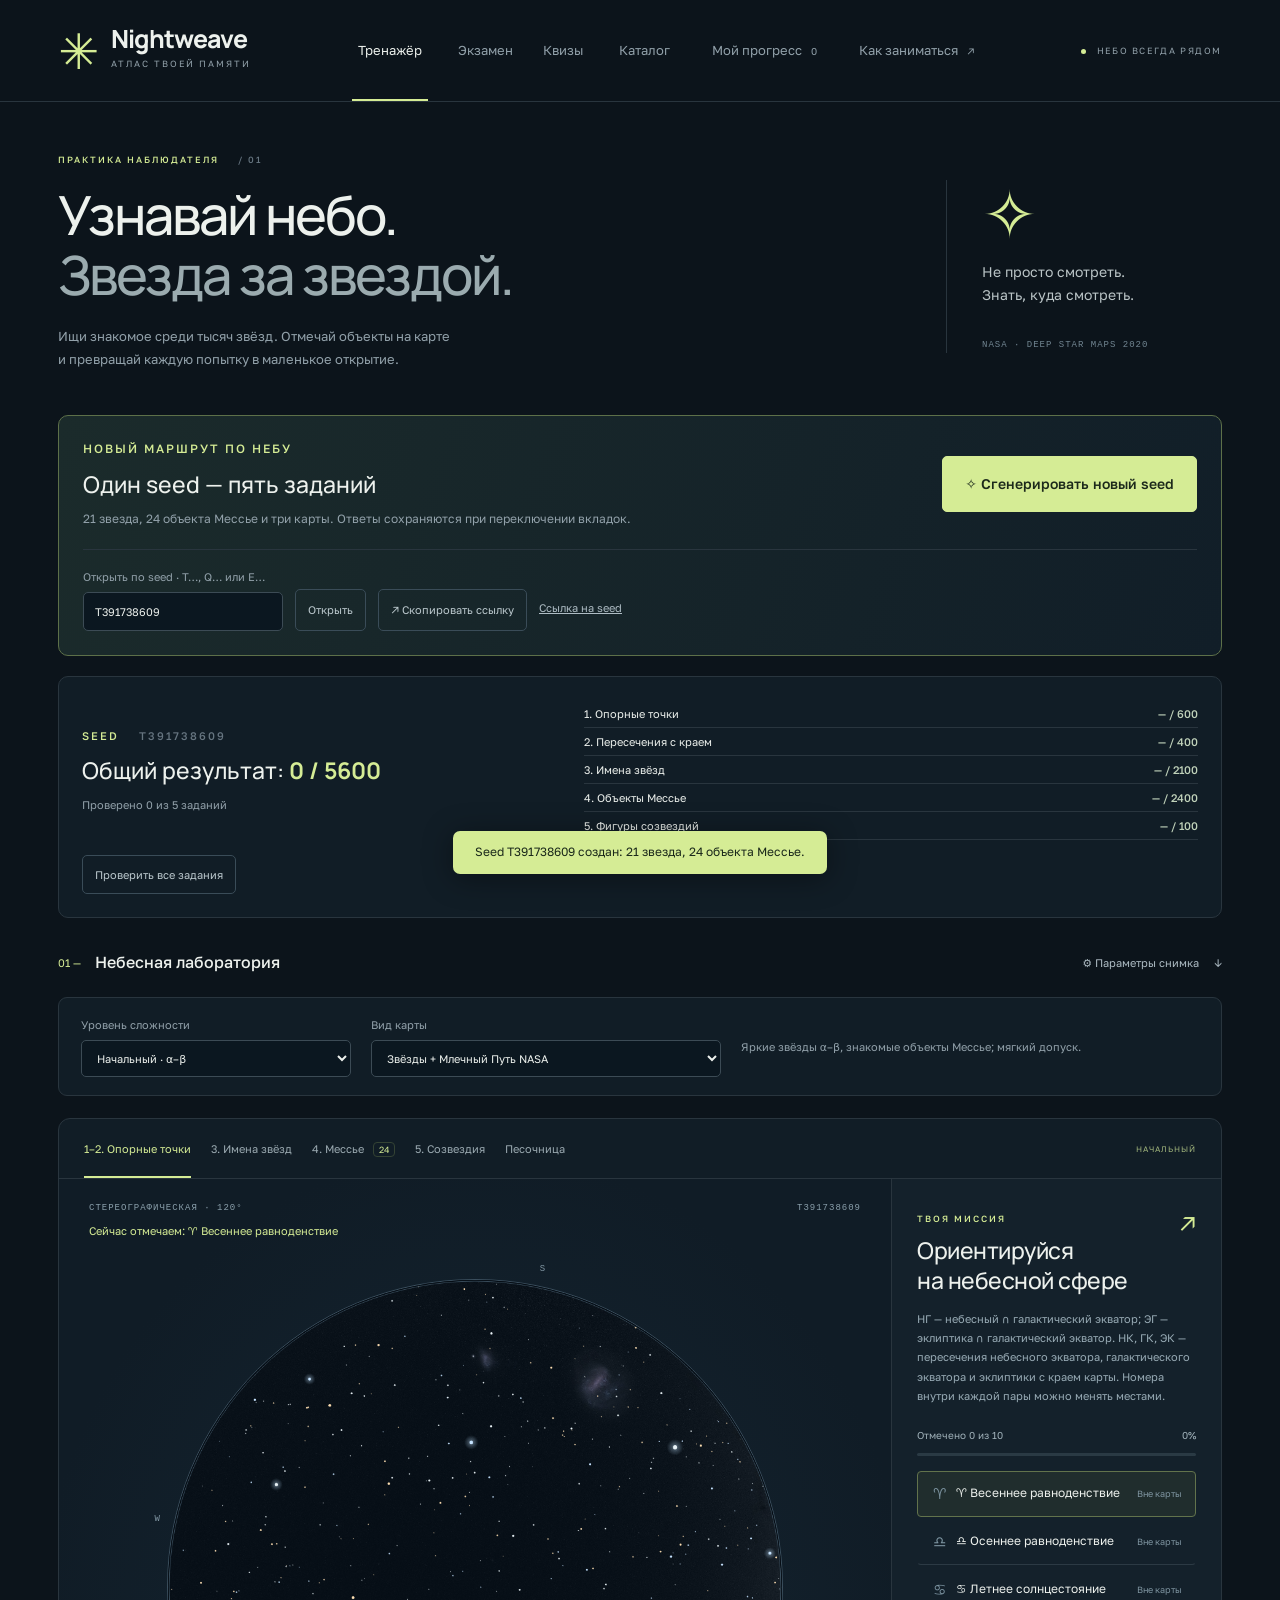
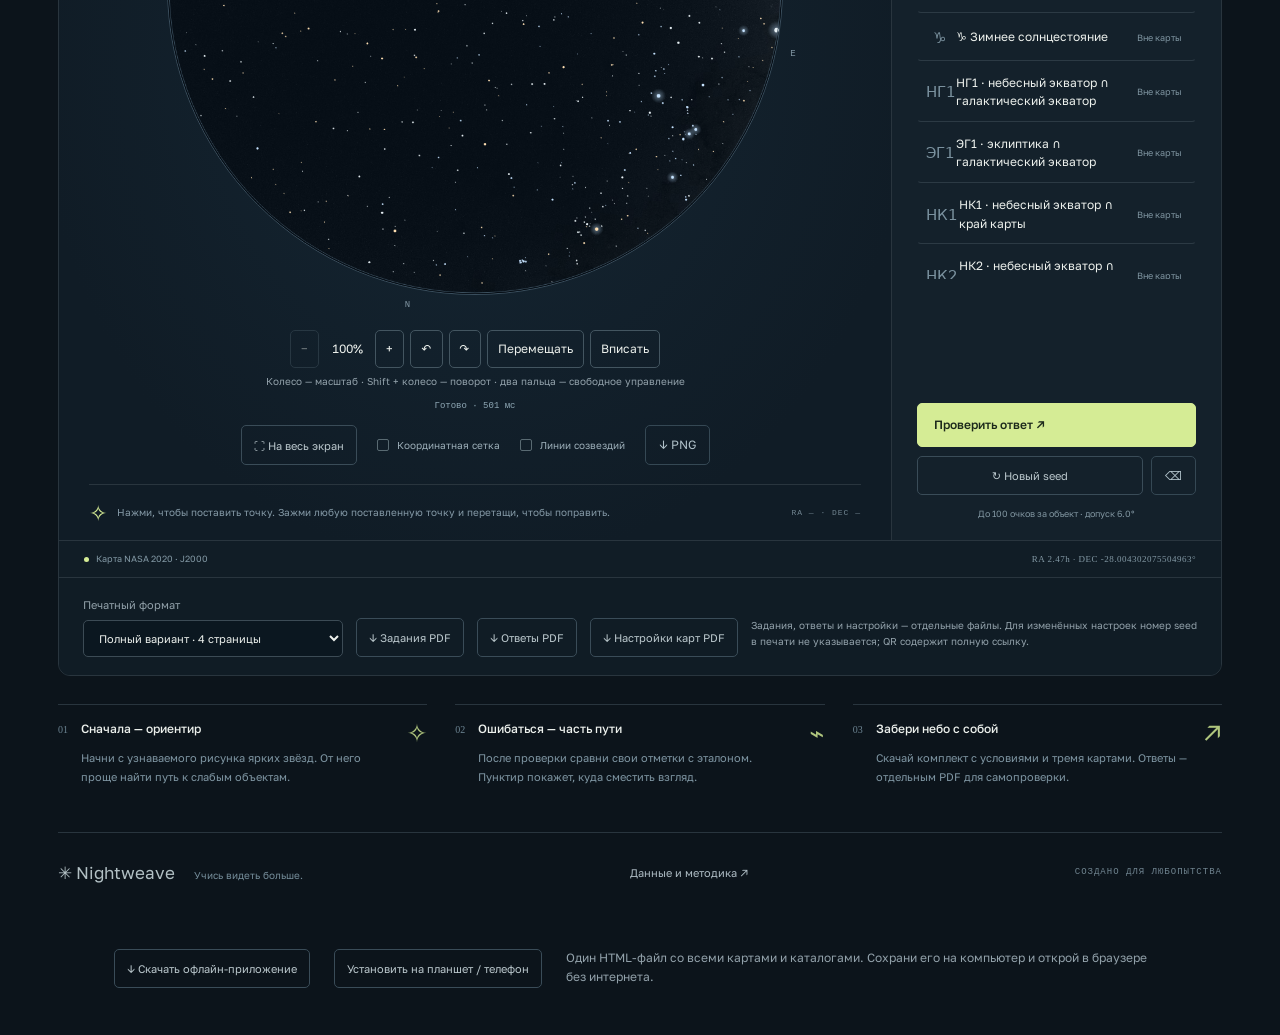
<file: index.html>
<!doctype html>
<html lang="ru">
  <head>
    <meta charset="utf-8" />
    <meta name="viewport" content="width=device-width,initial-scale=1" />
    <meta name="theme-color" content="#0c141b" />
    <meta
      name="description"
      content="Интерактивный тренажёр звёздного неба. Объекты Мессье, звёзды, созвездия и печатные задания на карте NASA 2020."
    />
    <title>Nightweave — изучай небо</title>
    <link rel="stylesheet" href="styles.css?v=14" />
    <script type="module" src="app.js?v=14"></script>
  </head>
  <body>
    <header class="header">
      <a href="./" class="brand" aria-label="Nightweave, главная"
        ><span class="brand-mark">✳</span
        ><span>Nightweave<small>АТЛАС ТВОЕЙ ПАМЯТИ</small></span></a
      >
      <nav aria-label="Навигация">
        <button class="nav active" id="practice-nav">Тренажёр</button
        ><a class="nav" href="exam.html">Экзамен</a
        ><a class="nav" href="quiz.html">Квизы</a
        ><button class="nav" id="catalog-nav">Каталог</button
        ><button class="nav" id="history-nav">
          Мой прогресс <span id="history-count">0</span></button
        ><button class="nav" id="help-nav">
          Как заниматься <span>↗</span>
        </button>
      </nav>
      <span class="header-note"><i></i> НЕБО ВСЕГДА РЯДОМ</span>
    </header>
    <main>
      <section class="intro">
        <div>
          <p class="eyebrow">ПРАКТИКА НАБЛЮДАТЕЛЯ <span> / 01</span></p>
          <h1>Узнавай небо.<br /><em>Звезда за звездой.</em></h1>
          <p class="intro-copy">
            Ищи знакомое среди тысяч звёзд. Отмечай объекты на карте<br
              class="desktop"
            />
            и превращай каждую попытку в маленькое открытие.
          </p>
        </div>
        <div class="intro-aside">
          <span class="orbit-symbol">✧</span>
          <p>Не просто смотреть.<br />Знать, куда смотреть.</p>
          <span class="mono">NASA · DEEP STAR MAPS 2020</span>
        </div>
      </section>
      <section class="variant-bar" aria-label="Генератор заданий">
        <div>
          <p class="eyebrow">НОВЫЙ МАРШРУТ ПО НЕБУ</p>
          <h2>Один seed — пять заданий</h2>
          <p>
            21 звезда, 24 объекта Мессье и три карты. Ответы сохраняются при
            переключении вкладок.
          </p>
        </div>
        <button id="generate-variant" class="primary generate-primary">
          ✧ Сгенерировать новый seed
        </button>
        <div class="seed-controls">
          <label
            >Открыть по seed · T…, Q… или E…<input
              id="variant-seed"
              inputmode="text"
              maxlength="14"
              pattern="[TtQqEe]?[0-9]{1,12}"
              value="T684920157" /></label
          ><button id="load-variant" class="secondary">Открыть</button
          ><button id="copy-variant" class="secondary">
            ↗ Скопировать ссылку</button
          ><a id="variant-link" class="subtle" href="?seed=T684920157"
            >Ссылка на seed</a
          >
        </div>
      </section>
      <section id="variant-summary" class="variant-summary" aria-live="polite">
        <div>
          <p class="eyebrow">SEED <span id="variant-number"></span></p>
          <h2>Общий результат: <strong id="variant-total">0</strong></h2>
          <p id="variant-status"></p>
        </div>
        <div id="variant-scores"></div>
        <button id="check-variant" class="secondary">
          Проверить все задания
        </button>
      </section>
      <div class="workspace-heading">
        <div>
          <span class="section-index">01 —</span>
          <h2>Небесная лаборатория</h2>
        </div>
        <button id="settings-toggle" class="subtle" aria-expanded="false">
          ⚙ Параметры снимка <span>↓</span>
        </button>
      </div>
      <section
        id="settings"
        class="settings"
        hidden
        aria-label="Параметры снимка"
      >
        <div class="setting-header">
          <div>
            <h3>Точка наблюдения</h3>
            <p>Параметры применяются при создании нового задания.</p>
          </div>
          <button id="random-view" class="subtle">↻ Случайный участок</button>
        </div>
        <div class="settings-grid">
          <label
            >Система наведения<select id="frame">
              <option value="equatorial">Экваториальная · RA / Dec</option>
              <option value="horizon">Горизонтальная · азимут / высота</option>
            </select></label
          >
          <label hidden
            >Проекция<select id="projection">
              <option value="stereo">Стереографическая</option>
              <option value="equidistant">Равнопромежуточная</option>
              <option value="orthographic">Ортографическая</option>
              <option value="gnomonic">Гномоническая</option>
            </select></label
          >
          <label hidden
            >Поле зрения, °<input
              id="fov"
              type="number"
              min="20"
              max="180"
              value="120"
          /></label>
          <label hidden
            >Поворот, °<input
              id="roll"
              type="number"
              min="-360"
              max="360"
              value="0"
          /></label>
          <label hidden
            >Центр: RA, часы<input
              id="ra"
              type="number"
              min="0"
              max="24"
              step="0.01"
              value="5.6"
          /></label>
          <label hidden
            >Центр: Dec, °<input
              id="dec"
              type="number"
              min="-90"
              max="90"
              step="0.1"
              value="20"
          /></label>
          <label class="hor-field" hidden
            >Азимут, ° (север = 0)<input
              id="az"
              type="number"
              min="0"
              max="360"
              value="180"
          /></label>
          <label class="hor-field" hidden
            >Высота центра, °<input
              id="alt"
              type="number"
              min="-90"
              max="90"
              value="60"
          /></label>
          <label
            >Широта, °<input
              id="latitude"
              type="number"
              min="-90"
              max="90"
              value="55.75"
              step="0.01"
          /></label>
          <label
            >Долгота, ° (восток +)<input
              id="longitude"
              type="number"
              min="-180"
              max="180"
              value="37.62"
              step="0.01"
          /></label>
          <label
            >Дата и время UTC<input
              id="date"
              type="datetime-local"
              value="2026-01-15T20:00"
          /></label>
          <label
            >Объектов Мессье<input
              id="count"
              type="number"
              min="1"
              max="24"
              value="24"
          /></label>
          <label
            >Предел звёздной величины<select id="magnitude">
              <option value="4.5">4.5 · яркие звёзды</option>
              <option value="5.5" selected>5.5 · обычное небо</option>
              <option value="6">6.0 · тёмное небо</option>
            </select></label
          >
          <label
            >Seed тренажёра<input
              id="seed"
              value="T684920157"
              maxlength="14"
              inputmode="text"
              pattern="[0-9]{1,12}"
              autocomplete="off"
          /></label>
        </div>
        <div class="settings-grid extra-settings">
          <label
            >Количество звёзд в задании<input
              id="star-count"
              type="number"
              min="1"
              max="24"
              value="21"
          /></label>
          <label
            >Размер звёзд<input
              id="star-size"
              type="number"
              min="0.5"
              max="2.5"
              step="0.1"
              value="1"
          /></label>
          <label
            >Яркость фона NASA<input
              id="exposure"
              type="number"
              min="0"
              max="1.5"
              step="0.05"
              value="0.65"
          /></label>
        </div>
        <div class="maps-settings">
          <fieldset class="map-settings">
            <legend>Карта 1 · Опорные точки</legend>
<label class="checkbox map-center-mode"><input id="map-1-random-center" type="checkbox" checked> Случайный центр по seed</label>
            <label
              >Форма<select id="map-1-shape">
                <option value="circle" selected>Круглая</option>
                <option value="rectangle">Прямоугольная</option>
              </select></label
            ><label
              >Проекция<select id="map-1-projection">
                <option value="stereo" selected>Стереографическая</option>
                <option value="gnomonic">Гномоническая</option>
                <option value="equidistant">Равнопромежуточная</option>
                <option value="orthographic">Ортографическая</option>
              </select></label
            ><label
              >Поле по ширине, °<input
                id="map-1-fov"
                type="number"
                min="20"
                max="180"
                value="120" /></label
            ><label
              >RA, часы<input
                id="map-1-ra"
                type="number"
                min="0"
                max="24"
                step="0.01"
                value="5.6" /></label
            ><label
              >Dec, °<input
                id="map-1-dec"
                type="number"
                min="-90"
                max="90"
                step="0.1"
                value="20" /></label
            ><label
              >Поворот, °<input
                id="map-1-roll"
                type="number"
                min="-360"
                max="360"
                value="0" /></label
            ><label
              >Соотношение сторон<input
                id="map-1-aspect"
                type="number"
                min="1"
                max="2"
                step="0.1"
                value="1"
            /></label>
          </fieldset>
          <fieldset class="map-settings">
            <legend>Карта 2 · Имена звёзд</legend>
            <p class="fine">При новом seed совпадает с картой 1. Можно настроить отдельно и нажать «Применить параметры».</p>
<label class="checkbox map-center-mode"><input id="map-2-random-center" type="checkbox" checked> Случайный центр по seed</label>
            <label
              >Форма<select id="map-2-shape">
                <option value="circle" selected>Круглая</option>
                <option value="rectangle">Прямоугольная</option>
              </select></label
            ><label
              >Проекция<select id="map-2-projection">
                <option value="stereo" selected>Стереографическая</option>
                <option value="gnomonic">Гномоническая</option>
                <option value="equidistant">Равнопромежуточная</option>
                <option value="orthographic">Ортографическая</option>
              </select></label
            ><label
              >Поле по ширине, °<input
                id="map-2-fov"
                type="number"
                min="20"
                max="180"
                value="120" /></label
            ><label
              >RA, часы<input
                id="map-2-ra"
                type="number"
                min="0"
                max="24"
                step="0.01"
                value="5.6" /></label
            ><label
              >Dec, °<input
                id="map-2-dec"
                type="number"
                min="-90"
                max="90"
                step="0.1"
                value="20" /></label
            ><label
              >Поворот, °<input
                id="map-2-roll"
                type="number"
                min="-360"
                max="360"
                value="0" /></label
            ><label
              >Соотношение сторон<input
                id="map-2-aspect"
                type="number"
                min="1"
                max="2"
                step="0.1"
                value="1"
            /></label>
          </fieldset>
          <fieldset class="map-settings">
            <legend>Карта 3 · Мессье и созвездия</legend>
<label class="checkbox map-center-mode"><input id="map-3-random-center" type="checkbox" checked> Случайный центр по seed</label>
            <label
              >Форма<select id="map-3-shape">
                <option value="circle">Круглая</option>
                <option value="rectangle" selected>Прямоугольная</option>
              </select></label
            ><label
              >Проекция<select id="map-3-projection">
                <option value="stereo">Стереографическая</option>
                <option value="gnomonic" selected>Гномоническая</option>
                <option value="equidistant">Равнопромежуточная</option>
                <option value="orthographic">Ортографическая</option>
              </select></label
            ><label
              >Поле по ширине, °<input
                id="map-3-fov"
                type="number"
                min="20"
                max="180"
                value="95" /></label
            ><label
              >RA, часы<input
                id="map-3-ra"
                type="number"
                min="0"
                max="24"
                step="0.01"
                value="18" /></label
            ><label
              >Dec, °<input
                id="map-3-dec"
                type="number"
                min="-90"
                max="90"
                step="0.1"
                value="-15" /></label
            ><label
              >Поворот, °<input
                id="map-3-roll"
                type="number"
                min="-360"
                max="360"
                value="0" /></label
            ><label
              >Соотношение сторон<input
                id="map-3-aspect"
                type="number"
                min="1"
                max="2"
                step="0.1"
                value="1.6"
            /></label>
          </fieldset>
        </div>
        <p class="fine">
          Карта 3 общая для Мессье и рисования созвездий. Гномоническое поле
          ограничено 150°, прямоугольное ортографическое — 110°. Экваториальные
          центры задаются отдельно; в горизонтальном режиме используется общий
          азимут и высота.
        </p>
        <div class="settings-bottom">
          <label class="checkbox"
            ><input id="horizon" type="checkbox" /> Обрезать небо по
            горизонту</label
          ><label class="checkbox"
            ><input id="bayer-test" type="checkbox" /> Проверять обозначения
            Байера</label
          ><label class="checkbox"
            ><input id="edges" type="checkbox" /> Пересечения экваторов с краем
            карты</label
          ><button id="apply" class="primary">
            Применить настройки ↗
          </button>
        </div>
        <p class="fine">
          Координаты каталога J2000; для горизонта учитывается прецессия. Без
          рефракции, планет и собственного движения звёзд. Диапазон дат:
          1900–2100. Гномоническое поле ограничено 150°.
        </p>
      </section>
      <section class="practice-controls" aria-label="Сложность и вид карты">
        <label
          >Уровень сложности<select id="level">
            <option value="beginner">Начальный · α–β</option>
            <option value="standard">Базовый · α–δ</option>
            <option value="advanced">Продвинутый · α–θ</option>
            <option value="expert">Экспертный · все звёзды</option>
          </select></label
        >
        <label
          >Вид карты<select id="display">
            <option value="stars">Только звёзды · цветные</option>
            <option value="milkyway" selected>
              Звёзды + Млечный Путь NASA
            </option>
            <option value="mono">Без цветов · белые звёзды</option>
            <option value="paper">Чёрные звёзды на белом</option>
          </select></label
        >
        <p id="level-description"></p>
      </section>
      <section class="lab" aria-label="Тренажёр">
        <div class="lab-top">
          <div class="tabs" role="tablist" aria-label="Вид задания">
            <button role="tab" aria-selected="true" data-mode="reference">
              1–2. Опорные точки</button
            ><button role="tab" aria-selected="false" data-mode="stars">
              3. Имена звёзд</button
            ><button role="tab" aria-selected="false" data-mode="messier">
              4. Мессье <span>24</span></button            ><button role="tab" aria-selected="false" data-mode="lines">
              5. Созвездия</button
            ><button role="tab" aria-selected="false" data-mode="sandbox">
              Песочница
            </button>
          </div>
          <span class="difficulty" id="difficulty">● СВОБОДНАЯ ПРАКТИКА</span>
        </div>
        <div id="line-review" class="drawing-review" hidden>
          <div><strong>Проверка рисунка</strong><span>Нажимай, когда закончишь рисовать. Перед проверкой появится подтверждение.</span></div>
          <section class="drawing-timing" aria-label="Режим рисования">
            <label id="line-session-label">Режим
              <select id="line-session"><option value="free">Свободное рисование</option><option value="timed">На время</option></select>
            </label>
            <div id="drawing-timed-controls" hidden>
              <label id="drawing-seconds-label">Лимит, секунд <input id="drawing-seconds" type="number" min="1" step="1" value="150" inputmode="numeric"></label>
              <output id="drawing-countdown" aria-live="off" aria-label="Осталось времени">02:30</output>
              <button id="start-drawing-round" class="primary" type="button">Начать раунд</button>
              <button id="next-drawing-round" class="primary" type="button" hidden>Новый раунд</button>
              <p id="drawing-time-status" role="status">Новая карта и автоматическая проверка по окончании времени.</p>
            </div>
          </section>
          <button id="check-lines" class="secondary">Завершить и проверить рисунок</button>
        </div>
        <div class="lab-body">
          <div class="map-column">
            <div class="map-meta">
              <span id="view-label">СТЕРЕОГРАФИЧЕСКАЯ · 120°</span
              ><span id="variant-label">T684920157</span>
            </div>
            <div id="active-object" class="active-object"></div>
            <div class="map-stage" id="map-stage">
              <canvas
                id="sky"
                width="1000"
                height="1000"
                aria-label="Карта звёздного неба. Выберите объект в списке и нажмите на карту."
                tabindex="0"
              ></canvas
              ><canvas
                id="marks"
                width="1000"
                height="1000"
                aria-hidden="true"
              ></canvas
              ><span class="compass north">N</span
              ><span class="compass south">S</span
              ><span class="compass east">E</span
              ><span class="compass west">W</span>
              <div class="map-loading" id="map-loading">Собираем звёзды…</div>
            </div>
            <p id="render-status" class="render-status" role="status">
              Быстрый предпросмотр…
            </p>
            <div class="map-toolbar">
              <button id="expand-map" class="secondary" data-map-expand>⛶ На весь экран</button>
              <label class="checkbox"
                ><input id="grid" type="checkbox" /> Координатная сетка</label
              ><label class="checkbox"
                ><input id="guides" type="checkbox" /> Линии созвездий</label
              ><button
                id="snapshot"
                class="icon-button"
                title="Скачать снимок PNG"
                aria-label="Скачать снимок PNG"
              >
                ↓ PNG
              </button>
            </div>
            <div class="map-caption">
              <span class="tiny-star">✧</span>
              <p id="map-tip">
                Выбери объект справа и отметь его положение на карте.
              </p>
              <span class="mono" id="cursor-coords">RA — · DEC —</span>
            </div>
          </div>
          <aside class="assignment">
            <div class="assignment-header">
              <span class="eyebrow">ТВОЯ МИССИЯ</span
              ><span class="assignment-icon">↗</span>
              <h2 id="task-title">Найди объекты<br /> далёкого космоса</h2>
              <p id="task-description">
                Выбери объект и поставь точку на карте. Если его нет в этом
                участке неба, отметь «Вне карты».
              </p>
            </div>
            <div class="completion">
              <span id="completion-text">Отмечено 0 из 24</span
              ><span id="completion-percent">0%</span>
              <div><i id="completion-bar"></i></div>
            </div>
            <div
              id="objects"
              class="objects"
              aria-label="Список объектов"
            ></div>
            <div id="line-tools" hidden>
              <label class="tool-label"
                >Инструмент<select id="draw-tool">
                  <option value="freehand">Свободный штрих</option>
                  <option value="pairs">Соединить двумя нажатиями</option><option value="eraser">Ластик</option>
                </select></label
              >
              <p>
                Рисуй или стирай мышью, пальцем и стилусом. Ластик удаляет только участок линии под курсором; отмена возвращает последнее действие.
              </p>
              <label id="eraser-size-label" class="tool-label" hidden>Радиус ластика · <output id="eraser-size-value">16</output> px<input id="eraser-size" type="range" min="8" max="40" step="2" value="16"></label>
              <button id="undo-line" class="secondary">
                ↶ Отменить действие
              </button>
            </div>
            <div id="sandbox-tools" hidden>
              <label class="tool-label"
                >Что подписываем<select id="sandbox-type">
                  <option value="messier">Объекты Мессье</option>
                  <option value="stars">Имена звёзд</option>
                  <option value="bayer">Обозначения Байера</option>
                  <option value="reference">Опорные точки и пересечения</option>
                </select></label
              >
              <p id="sandbox-location" class="fine">
                Сначала выбери точку на карте.
              </p>
              <label id="sandbox-name-label" class="tool-label"
                >Подпись<input
                  id="sandbox-name"
                  autocomplete="off"
                  maxlength="60"
                  placeholder="M31, Вега или α Lyr"
              /></label>
              <div id="sandbox-bayer-fields" class="bayer-fields" hidden>
                <label class="tool-label">Греческая буква<select id="sandbox-greek"></select></label>
                <label class="tool-label">Индекс (если есть)<input id="sandbox-index" inputmode="numeric" maxlength="1" placeholder="Например, 1" /></label>
                <label class="tool-label bayer-constellation">Созвездие<input id="sandbox-constellation" autocomplete="off" maxlength="60" placeholder="Лира, Лиры, Lyr или Lyrae" /></label>
              </div>
              <label id="sandbox-point-label" class="tool-label" hidden>Опорная точка<select id="sandbox-point"></select></label>
              <p class="fine" id="sandbox-input-help">Можно смешивать разные типы отметок на одной карте.</p>
              <div class="sandbox-buttons">
                <button id="sandbox-add" class="secondary" disabled>
                  Добавить отметку</button
                ><button id="sandbox-cancel" class="subtle">Отмена</button>
              </div>
              <div id="sandbox-entries" class="sandbox-entries"></div>
            </div>
            <div class="assignment-actions">
              <button id="check" class="primary">
                Проверить ответ <span>↗</span>
              </button>
              <div>
                <button id="new-task" class="secondary">↻ Новый seed</button
                ><button
                  id="clear"
                  class="icon-button"
                  title="Очистить ответы"
                  aria-label="Очистить ответы"
                >
                  ⌫
                </button>
              </div>
              <p id="scoring-hint">
                До 100 очков за объект · точность имеет значение
              </p>
            </div>
          </aside>
        </div>
        <div class="lab-footer">
          <span
            ><i class="status-dot"></i
            ><span id="asset-status">Карта NASA 2020 · J2000</span></span
          ><span class="footer-coords" id="observer-label"></span>
        </div>
        <div class="print-toolbar">
          <label
            >Печатный формат<select id="pdf-scope">
              <option value="full">Полный вариант · 4 страницы</option>
              <option value="current">Текущее задание · 2 страницы</option>
            </select></label
          ><button id="export-pdf" class="secondary">↓ Задания PDF</button
          ><button id="export-answers" class="secondary">↓ Ответы PDF</button><button id="export-settings" class="secondary">↓ Настройки карт PDF</button>
          <p>
            Задания, ответы и настройки — отдельные файлы. Для изменённых настроек номер seed в печати не указывается; QR содержит полную ссылку.
          </p>
        </div>
      </section>
      <section id="results" class="results" hidden aria-live="polite"></section>
      <section class="below">
        <div class="note-card">
          <span class="note-number">01</span>
          <div>
            <h3>Сначала — ориентир</h3>
            <p>
              Начни с узнаваемого рисунка ярких звёзд. От него проще найти путь
              к слабым объектам.
            </p>
          </div>
          <span>✧</span>
        </div>
        <div class="note-card">
          <span class="note-number">02</span>
          <div>
            <h3>Ошибаться — часть пути</h3>
            <p>
              После проверки сравни свои отметки с эталоном. Пунктир покажет,
              куда сместить взгляд.
            </p>
          </div>
          <span>⌁</span>
        </div>
        <div class="note-card">
          <span class="note-number">03</span>
          <div>
            <h3>Забери небо с собой</h3>
            <p>
              Скачай комплект с условиями и тремя картами. Ответы — отдельным
              PDF для самопроверки.
            </p>
          </div>
          <span>↗</span>
        </div>
      </section>
      <footer class="page-footer">
        <span>✳ Nightweave <small>Учись видеть больше.</small></span
        ><button class="subtle" id="sources">Данные и методика ↗</button
        ><span class="mono">СОЗДАНО ДЛЯ ЛЮБОПЫТСТВА</span>
      </footer>
    </main>
    <aside class="offline-download">
      <a class="secondary" href="nightweave-offline.html" download="Nightweave.html">↓ Скачать офлайн-приложение</a>
      <a class="secondary" href="nightweave-offline.html">Установить на планшет / телефон</a>
  <p>Один HTML-файл со всеми картами и каталогами. Сохрани его на компьютер и открой в браузере без интернета.</p>
    </aside>
    <dialog id="dialog">
      <button class="dialog-close icon-button" aria-label="Закрыть">✕</button>
      <div id="dialog-content"></div>
    </dialog>
    <div id="toast" role="status" hidden></div>
  </body>
</html>
</file>
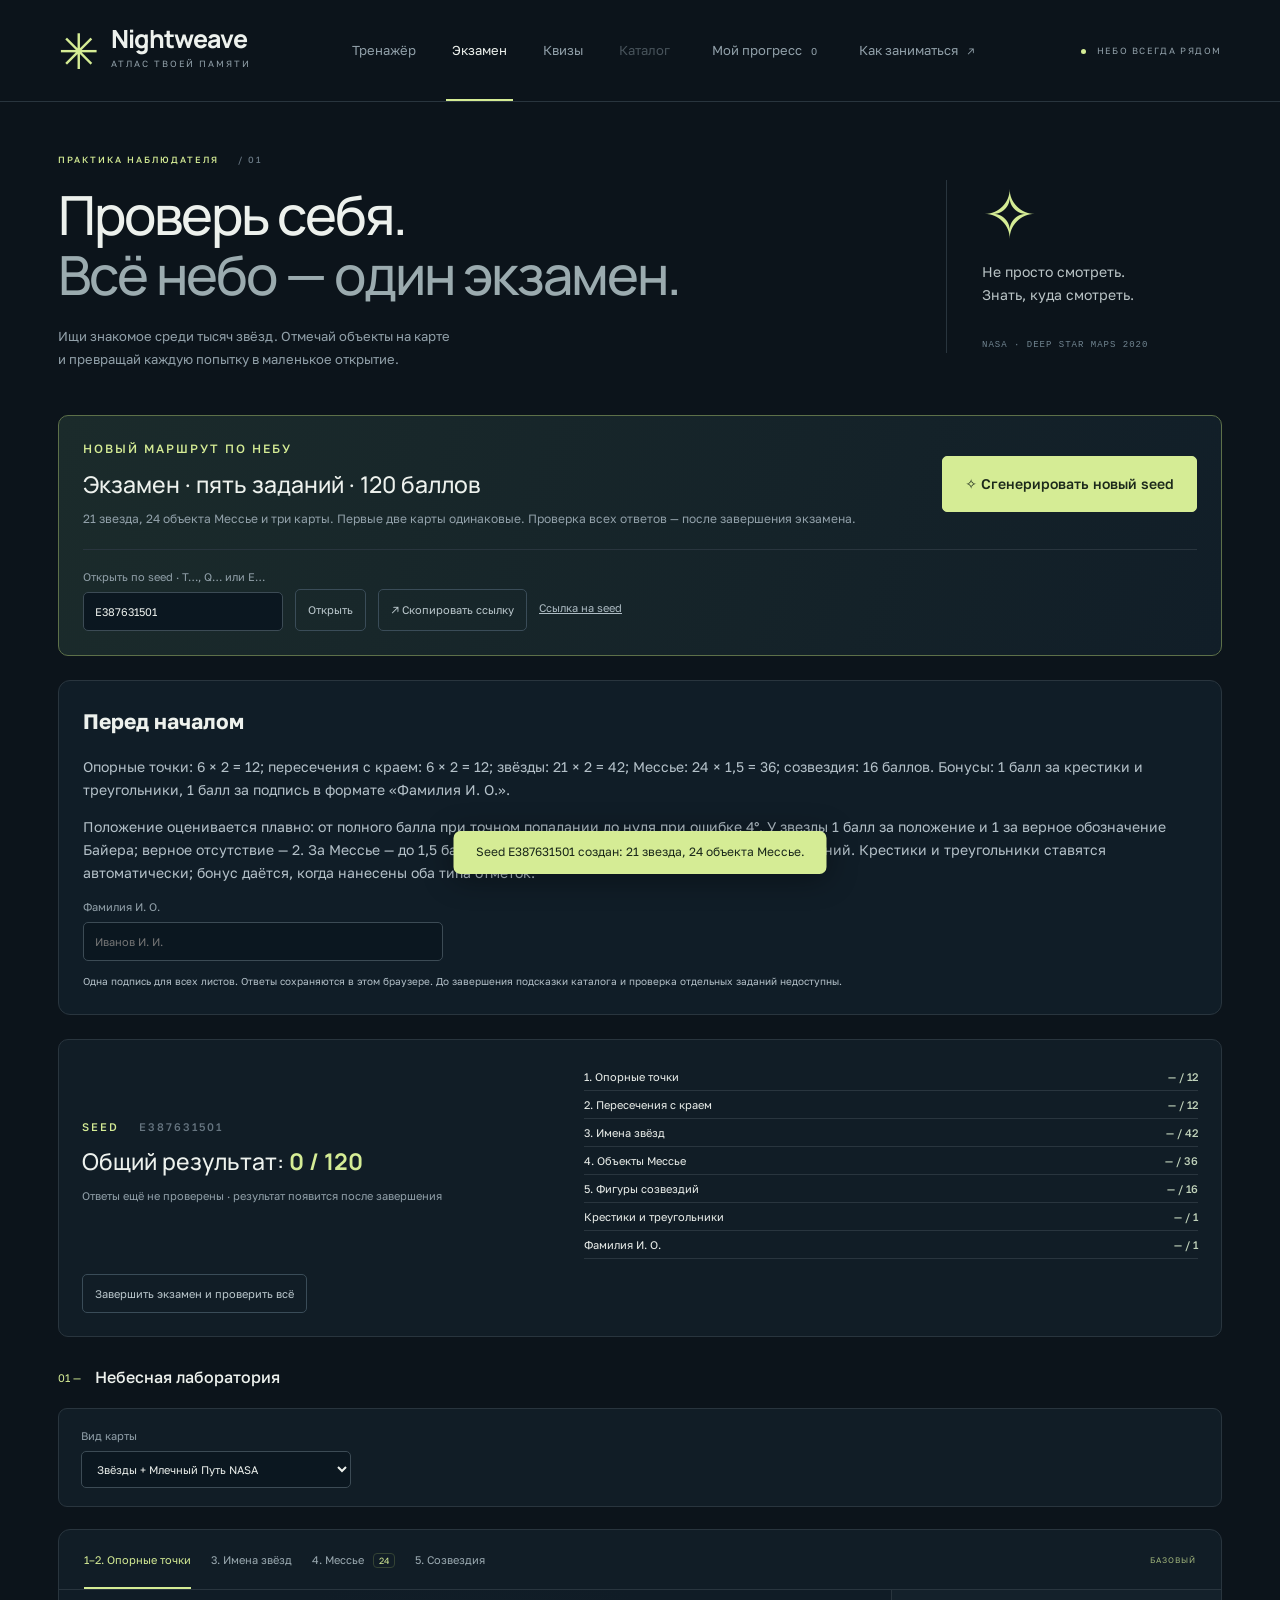
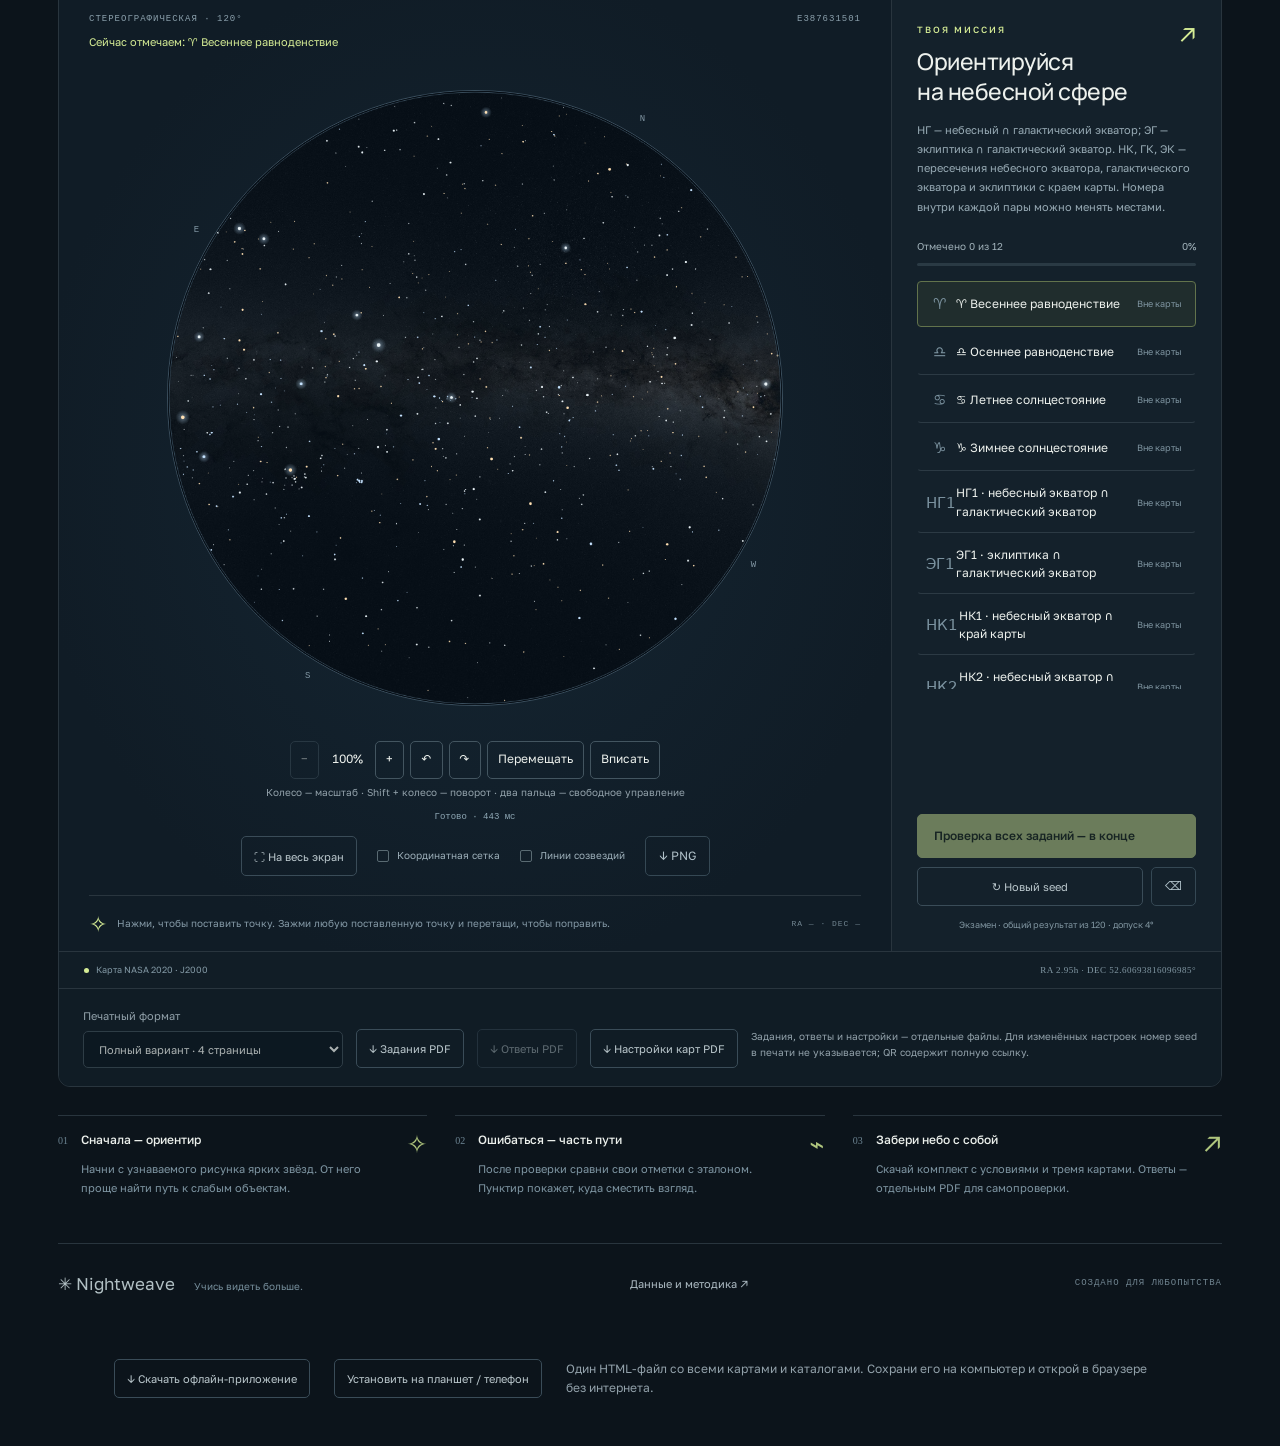
<file: exam.html>
<!doctype html>
<html lang="ru">
  <head>
    <meta charset="utf-8" />
    <meta name="viewport" content="width=device-width,initial-scale=1" />
    <meta name="theme-color" content="#0c141b" />
    <meta
      name="description"
      content="Интерактивный тренажёр звёздного неба. Объекты Мессье, звёзды, созвездия и печатные задания на карте NASA 2020."
    />
    <title>Nightweave — экзамен</title>
    <link rel="stylesheet" href="styles.css?v=14" />
    <script type="module" src="app.js?v=14"></script>
  </head>
  <body data-session-kind="E">
    <header class="header">
      <a href="./" class="brand" aria-label="Nightweave, главная"
        ><span class="brand-mark">✳</span
        ><span>Nightweave<small>АТЛАС ТВОЕЙ ПАМЯТИ</small></span></a
      >
      <nav aria-label="Навигация">
        <a class="nav" href="./">Тренажёр</a
        ><button class="nav active" id="practice-nav">Экзамен</button
        ><a class="nav" href="quiz.html">Квизы</a
        ><button class="nav" id="catalog-nav">Каталог</button
        ><button class="nav" id="history-nav">
          Мой прогресс <span id="history-count">0</span></button
        ><button class="nav" id="help-nav">
          Как заниматься <span>↗</span>
        </button>
      </nav>
      <span class="header-note"><i></i> НЕБО ВСЕГДА РЯДОМ</span>
    </header>
    <main>
      <section class="intro">
        <div>
          <p class="eyebrow">ПРАКТИКА НАБЛЮДАТЕЛЯ <span> / 01</span></p>
          <h1>Проверь себя.<br /><em>Всё небо — один экзамен.</em></h1>
          <p class="intro-copy">
            Ищи знакомое среди тысяч звёзд. Отмечай объекты на карте<br
              class="desktop"
            />
            и превращай каждую попытку в маленькое открытие.
          </p>
        </div>
        <div class="intro-aside">
          <span class="orbit-symbol">✧</span>
          <p>Не просто смотреть.<br />Знать, куда смотреть.</p>
          <span class="mono">NASA · DEEP STAR MAPS 2020</span>
        </div>
      </section>
      <section class="variant-bar" aria-label="Генератор заданий">
        <div>
          <p class="eyebrow">НОВЫЙ МАРШРУТ ПО НЕБУ</p>
          <h2>Экзамен · пять заданий · 120 баллов</h2>
          <p>
            21 звезда, 24 объекта Мессье и три карты. Первые две карты одинаковые. Проверка всех ответов — после завершения экзамена.
          </p>
        </div>
        <button id="generate-variant" class="primary generate-primary">
          ✧ Сгенерировать новый seed
        </button>
        <div class="seed-controls">
          <label
            >Открыть по seed · T…, Q… или E…<input
              id="variant-seed"
              inputmode="text"
              maxlength="14"
              pattern="[TtQqEe]?[0-9]{1,12}"
              value="T684920157" /></label
          ><button id="load-variant" class="secondary">Открыть</button
          ><button id="copy-variant" class="secondary">
            ↗ Скопировать ссылку</button
          ><a id="variant-link" class="subtle" href="?seed=T684920157"
            >Ссылка на seed</a
          >
        </div>
      </section>
      <section class="exam-instructions" aria-labelledby="exam-heading">
        <h2 id="exam-heading">Перед началом</h2>
        <p>Опорные точки: 6 × 2 = 12; пересечения с краем: 6 × 2 = 12; звёзды: 21 × 2 = 42; Мессье: 24 × 1,5 = 36; созвездия: 16 баллов. Бонусы: 1 балл за крестики и треугольники, 1 балл за подпись в формате «Фамилия И. О.».</p>
        <p>Положение оценивается плавно: от полного балла при точном попадании до нуля при ошибке 4°. У звезды 1 балл за положение и 1 за верное обозначение Байера; верное отсутствие — 2. За Мессье — до 1,5 балла. Рисунок оценивается по полноте и точности линий. Крестики и треугольники ставятся автоматически; бонус даётся, когда нанесены оба типа отметок.</p>
        <label class="tool-label">Фамилия И. О.<input id="exam-name" autocomplete="name" maxlength="80" placeholder="Иванов И. И." aria-describedby="exam-name-help"></label>
        <p class="fine" id="exam-name-help">Одна подпись для всех листов. Ответы сохраняются в этом браузере. До завершения подсказки каталога и проверка отдельных заданий недоступны.</p>
      </section>
      <section id="variant-summary" class="variant-summary" aria-live="polite">
        <div>
          <p class="eyebrow">SEED <span id="variant-number"></span></p>
          <h2>Общий результат: <strong id="variant-total">0</strong></h2>
          <p id="variant-status"></p>
        </div>
        <div id="variant-scores"></div>
        <button id="check-variant" class="secondary">
          Завершить экзамен и проверить всё
        </button>
      </section>
      <div class="workspace-heading">
        <div>
          <span class="section-index">01 —</span>
          <h2>Небесная лаборатория</h2>
        </div>
        <button id="settings-toggle" class="subtle" aria-expanded="false">
          ⚙ Параметры снимка <span>↓</span>
        </button>
      </div>
      <section
        id="settings"
        class="settings"
        hidden
        aria-label="Параметры снимка"
      >
        <div class="setting-header">
          <div>
            <h3>Точка наблюдения</h3>
            <p>Параметры применяются при создании нового задания.</p>
          </div>
          <button id="random-view" class="subtle">↻ Случайный участок</button>
        </div>
        <div class="settings-grid">
          <label
            >Система наведения<select id="frame">
              <option value="equatorial">Экваториальная · RA / Dec</option>
              <option value="horizon">Горизонтальная · азимут / высота</option>
            </select></label
          >
          <label hidden
            >Проекция<select id="projection">
              <option value="stereo">Стереографическая</option>
              <option value="equidistant">Равнопромежуточная</option>
              <option value="orthographic">Ортографическая</option>
              <option value="gnomonic">Гномоническая</option>
            </select></label
          >
          <label hidden
            >Поле зрения, °<input
              id="fov"
              type="number"
              min="20"
              max="180"
              value="120"
          /></label>
          <label hidden
            >Поворот, °<input
              id="roll"
              type="number"
              min="-360"
              max="360"
              value="0"
          /></label>
          <label hidden
            >Центр: RA, часы<input
              id="ra"
              type="number"
              min="0"
              max="24"
              step="0.01"
              value="5.6"
          /></label>
          <label hidden
            >Центр: Dec, °<input
              id="dec"
              type="number"
              min="-90"
              max="90"
              step="0.1"
              value="20"
          /></label>
          <label class="hor-field" hidden
            >Азимут, ° (север = 0)<input
              id="az"
              type="number"
              min="0"
              max="360"
              value="180"
          /></label>
          <label class="hor-field" hidden
            >Высота центра, °<input
              id="alt"
              type="number"
              min="-90"
              max="90"
              value="60"
          /></label>
          <label
            >Широта, °<input
              id="latitude"
              type="number"
              min="-90"
              max="90"
              value="55.75"
              step="0.01"
          /></label>
          <label
            >Долгота, ° (восток +)<input
              id="longitude"
              type="number"
              min="-180"
              max="180"
              value="37.62"
              step="0.01"
          /></label>
          <label
            >Дата и время UTC<input
              id="date"
              type="datetime-local"
              value="2026-01-15T20:00"
          /></label>
          <label
            >Объектов Мессье<input
              id="count"
              type="number"
              min="1"
              max="24"
              value="24"
          /></label>
          <label
            >Предел звёздной величины<select id="magnitude">
              <option value="4.5">4.5 · яркие звёзды</option>
              <option value="5.5" selected>5.5 · обычное небо</option>
              <option value="6">6.0 · тёмное небо</option>
            </select></label
          >
          <label
            >Seed тренажёра<input
              id="seed"
              value="T684920157"
              maxlength="14"
              inputmode="text"
              pattern="[0-9]{1,12}"
              autocomplete="off"
          /></label>
        </div>
        <div class="settings-grid extra-settings">
          <label
            >Количество звёзд в задании<input
              id="star-count"
              type="number"
              min="1"
              max="24"
              value="21"
          /></label>
          <label
            >Размер звёзд<input
              id="star-size"
              type="number"
              min="0.5"
              max="2.5"
              step="0.1"
              value="1"
          /></label>
          <label
            >Яркость фона NASA<input
              id="exposure"
              type="number"
              min="0"
              max="1.5"
              step="0.05"
              value="0.65"
          /></label>
        </div>
        <div class="maps-settings">
          <fieldset class="map-settings">
            <legend>Карта 1 · Опорные точки</legend>
<label class="checkbox map-center-mode"><input id="map-1-random-center" type="checkbox" checked> Случайный центр по seed</label>
            <label
              >Форма<select id="map-1-shape">
                <option value="circle" selected>Круглая</option>
                <option value="rectangle">Прямоугольная</option>
              </select></label
            ><label
              >Проекция<select id="map-1-projection">
                <option value="stereo" selected>Стереографическая</option>
                <option value="gnomonic">Гномоническая</option>
                <option value="equidistant">Равнопромежуточная</option>
                <option value="orthographic">Ортографическая</option>
              </select></label
            ><label
              >Поле по ширине, °<input
                id="map-1-fov"
                type="number"
                min="20"
                max="180"
                value="120" /></label
            ><label
              >RA, часы<input
                id="map-1-ra"
                type="number"
                min="0"
                max="24"
                step="0.01"
                value="5.6" /></label
            ><label
              >Dec, °<input
                id="map-1-dec"
                type="number"
                min="-90"
                max="90"
                step="0.1"
                value="20" /></label
            ><label
              >Поворот, °<input
                id="map-1-roll"
                type="number"
                min="-360"
                max="360"
                value="0" /></label
            ><label
              >Соотношение сторон<input
                id="map-1-aspect"
                type="number"
                min="1"
                max="2"
                step="0.1"
                value="1"
            /></label>
          </fieldset>
          <fieldset class="map-settings">
            <legend>Карта 2 · Имена звёзд</legend>
            <p class="fine">При новом seed совпадает с картой 1. Можно настроить отдельно и нажать «Применить параметры».</p>
<label class="checkbox map-center-mode"><input id="map-2-random-center" type="checkbox" checked> Случайный центр по seed</label>
            <label
              >Форма<select id="map-2-shape">
                <option value="circle" selected>Круглая</option>
                <option value="rectangle">Прямоугольная</option>
              </select></label
            ><label
              >Проекция<select id="map-2-projection">
                <option value="stereo" selected>Стереографическая</option>
                <option value="gnomonic">Гномоническая</option>
                <option value="equidistant">Равнопромежуточная</option>
                <option value="orthographic">Ортографическая</option>
              </select></label
            ><label
              >Поле по ширине, °<input
                id="map-2-fov"
                type="number"
                min="20"
                max="180"
                value="120" /></label
            ><label
              >RA, часы<input
                id="map-2-ra"
                type="number"
                min="0"
                max="24"
                step="0.01"
                value="5.6" /></label
            ><label
              >Dec, °<input
                id="map-2-dec"
                type="number"
                min="-90"
                max="90"
                step="0.1"
                value="20" /></label
            ><label
              >Поворот, °<input
                id="map-2-roll"
                type="number"
                min="-360"
                max="360"
                value="0" /></label
            ><label
              >Соотношение сторон<input
                id="map-2-aspect"
                type="number"
                min="1"
                max="2"
                step="0.1"
                value="1"
            /></label>
          </fieldset>
          <fieldset class="map-settings">
            <legend>Карта 3 · Мессье и созвездия</legend>
<label class="checkbox map-center-mode"><input id="map-3-random-center" type="checkbox" checked> Случайный центр по seed</label>
            <label
              >Форма<select id="map-3-shape">
                <option value="circle">Круглая</option>
                <option value="rectangle" selected>Прямоугольная</option>
              </select></label
            ><label
              >Проекция<select id="map-3-projection">
                <option value="stereo">Стереографическая</option>
                <option value="gnomonic" selected>Гномоническая</option>
                <option value="equidistant">Равнопромежуточная</option>
                <option value="orthographic">Ортографическая</option>
              </select></label
            ><label
              >Поле по ширине, °<input
                id="map-3-fov"
                type="number"
                min="20"
                max="180"
                value="95" /></label
            ><label
              >RA, часы<input
                id="map-3-ra"
                type="number"
                min="0"
                max="24"
                step="0.01"
                value="18" /></label
            ><label
              >Dec, °<input
                id="map-3-dec"
                type="number"
                min="-90"
                max="90"
                step="0.1"
                value="-15" /></label
            ><label
              >Поворот, °<input
                id="map-3-roll"
                type="number"
                min="-360"
                max="360"
                value="0" /></label
            ><label
              >Соотношение сторон<input
                id="map-3-aspect"
                type="number"
                min="1"
                max="2"
                step="0.1"
                value="1.6"
            /></label>
          </fieldset>
        </div>
        <p class="fine">
          Карта 3 общая для Мессье и рисования созвездий. Гномоническое поле
          ограничено 150°, прямоугольное ортографическое — 110°. Экваториальные
          центры задаются отдельно; в горизонтальном режиме используется общий
          азимут и высота.
        </p>
        <div class="settings-bottom">
          <label class="checkbox"
            ><input id="horizon" type="checkbox" /> Обрезать небо по
            горизонту</label
          ><label class="checkbox"
            ><input id="bayer-test" type="checkbox" /> Проверять обозначения
            Байера</label
          ><label class="checkbox"
            ><input id="edges" type="checkbox" /> Пересечения экваторов с краем
            карты</label
          ><button id="apply" class="primary">
            Применить настройки ↗
          </button>
        </div>
        <p class="fine">
          Координаты каталога J2000; для горизонта учитывается прецессия. Без
          рефракции, планет и собственного движения звёзд. Диапазон дат:
          1900–2100. Гномоническое поле ограничено 150°.
        </p>
      </section>
      <section class="practice-controls" aria-label="Сложность и вид карты">
        <label
          >Уровень сложности<select id="level">
            <option value="beginner">Начальный · α–β</option>
            <option value="standard">Базовый · α–δ</option>
            <option value="advanced">Продвинутый · α–θ</option>
            <option value="expert">Экспертный · все звёзды</option>
          </select></label
        >
        <label
          >Вид карты<select id="display">
            <option value="stars">Только звёзды · цветные</option>
            <option value="milkyway" selected>
              Звёзды + Млечный Путь NASA
            </option>
            <option value="mono">Без цветов · белые звёзды</option>
            <option value="paper">Чёрные звёзды на белом</option>
          </select></label
        >
        <p id="level-description"></p>
      </section>
      <section class="lab" aria-label="Тренажёр">
        <div class="lab-top">
          <div class="tabs" role="tablist" aria-label="Вид задания">
            <button role="tab" aria-selected="true" data-mode="reference">
              1–2. Опорные точки</button
            ><button role="tab" aria-selected="false" data-mode="stars">
              3. Имена звёзд</button
            ><button role="tab" aria-selected="false" data-mode="messier">
              4. Мессье <span>24</span></button            ><button role="tab" aria-selected="false" data-mode="lines">
              5. Созвездия</button
            ><button role="tab" aria-selected="false" data-mode="sandbox">
              Песочница
            </button>
          </div>
          <span class="difficulty" id="difficulty">● СВОБОДНАЯ ПРАКТИКА</span>
        </div>
        <div id="line-review" class="drawing-review" hidden>
          <div><strong>Проверка рисунка</strong><span>Нажимай, когда закончишь рисовать. Перед проверкой появится подтверждение.</span></div>
          <section class="drawing-timing" aria-label="Режим рисования">
            <label id="line-session-label">Режим
              <select id="line-session"><option value="free">Свободное рисование</option><option value="timed">На время</option></select>
            </label>
            <div id="drawing-timed-controls" hidden>
              <label id="drawing-seconds-label">Лимит, секунд <input id="drawing-seconds" type="number" min="1" step="1" value="150" inputmode="numeric"></label>
              <output id="drawing-countdown" aria-live="off" aria-label="Осталось времени">02:30</output>
              <button id="start-drawing-round" class="primary" type="button">Начать раунд</button>
              <button id="next-drawing-round" class="primary" type="button" hidden>Новый раунд</button>
              <p id="drawing-time-status" role="status">Новая карта и автоматическая проверка по окончании времени.</p>
            </div>
          </section>
          <button id="check-lines" class="secondary">Завершить и проверить рисунок</button>
        </div>
        <div class="lab-body">
          <div class="map-column">
            <div class="map-meta">
              <span id="view-label">СТЕРЕОГРАФИЧЕСКАЯ · 120°</span
              ><span id="variant-label">T684920157</span>
            </div>
            <div id="active-object" class="active-object"></div>
            <div class="map-stage" id="map-stage">
              <canvas
                id="sky"
                width="1000"
                height="1000"
                aria-label="Карта звёздного неба. Выберите объект в списке и нажмите на карту."
                tabindex="0"
              ></canvas
              ><canvas
                id="marks"
                width="1000"
                height="1000"
                aria-hidden="true"
              ></canvas
              ><span class="compass north">N</span
              ><span class="compass south">S</span
              ><span class="compass east">E</span
              ><span class="compass west">W</span>
              <div class="map-loading" id="map-loading">Собираем звёзды…</div>
            </div>
            <p id="render-status" class="render-status" role="status">
              Быстрый предпросмотр…
            </p>
            <div class="map-toolbar">
              <button id="expand-map" class="secondary" data-map-expand>⛶ На весь экран</button>
              <label class="checkbox"
                ><input id="grid" type="checkbox" /> Координатная сетка</label
              ><label class="checkbox"
                ><input id="guides" type="checkbox" /> Линии созвездий</label
              ><button
                id="snapshot"
                class="icon-button"
                title="Скачать снимок PNG"
                aria-label="Скачать снимок PNG"
              >
                ↓ PNG
              </button>
            </div>
            <div class="map-caption">
              <span class="tiny-star">✧</span>
              <p id="map-tip">
                Выбери объект справа и отметь его положение на карте.
              </p>
              <span class="mono" id="cursor-coords">RA — · DEC —</span>
            </div>
          </div>
          <aside class="assignment">
            <div class="assignment-header">
              <span class="eyebrow">ТВОЯ МИССИЯ</span
              ><span class="assignment-icon">↗</span>
              <h2 id="task-title">Найди объекты<br /> далёкого космоса</h2>
              <p id="task-description">
                Выбери объект и поставь точку на карте. Если его нет в этом
                участке неба, отметь «Вне карты».
              </p>
            </div>
            <div class="completion">
              <span id="completion-text">Отмечено 0 из 24</span
              ><span id="completion-percent">0%</span>
              <div><i id="completion-bar"></i></div>
            </div>
            <div
              id="objects"
              class="objects"
              aria-label="Список объектов"
            ></div>
            <div id="line-tools" hidden>
              <label class="tool-label"
                >Инструмент<select id="draw-tool">
                  <option value="freehand">Свободный штрих</option>
                  <option value="pairs">Соединить двумя нажатиями</option><option value="eraser">Ластик</option>
                </select></label
              >
              <p>
                Рисуй или стирай мышью, пальцем и стилусом. Ластик удаляет только участок линии под курсором; отмена возвращает последнее действие.
              </p>
              <label id="eraser-size-label" class="tool-label" hidden>Радиус ластика · <output id="eraser-size-value">16</output> px<input id="eraser-size" type="range" min="8" max="40" step="2" value="16"></label>
              <button id="undo-line" class="secondary">
                ↶ Отменить действие
              </button>
            </div>
            <div id="sandbox-tools" hidden>
              <label class="tool-label"
                >Что подписываем<select id="sandbox-type">
                  <option value="messier">Объекты Мессье</option>
                  <option value="stars">Имена звёзд</option>
                  <option value="bayer">Обозначения Байера</option>
                  <option value="reference">Опорные точки и пересечения</option>
                </select></label
              >
              <p id="sandbox-location" class="fine">
                Сначала выбери точку на карте.
              </p>
              <label id="sandbox-name-label" class="tool-label"
                >Подпись<input
                  id="sandbox-name"
                  autocomplete="off"
                  maxlength="60"
                  placeholder="M31, Вега или α Lyr"
              /></label>
              <div id="sandbox-bayer-fields" class="bayer-fields" hidden>
                <label class="tool-label">Греческая буква<select id="sandbox-greek"></select></label>
                <label class="tool-label">Индекс (если есть)<input id="sandbox-index" inputmode="numeric" maxlength="1" placeholder="Например, 1" /></label>
                <label class="tool-label bayer-constellation">Созвездие<input id="sandbox-constellation" autocomplete="off" maxlength="60" placeholder="Лира, Лиры, Lyr или Lyrae" /></label>
              </div>
              <label id="sandbox-point-label" class="tool-label" hidden>Опорная точка<select id="sandbox-point"></select></label>
              <p class="fine" id="sandbox-input-help">Можно смешивать разные типы отметок на одной карте.</p>
              <div class="sandbox-buttons">
                <button id="sandbox-add" class="secondary" disabled>
                  Добавить отметку</button
                ><button id="sandbox-cancel" class="subtle">Отмена</button>
              </div>
              <div id="sandbox-entries" class="sandbox-entries"></div>
            </div>
            <div class="assignment-actions">
              <button id="check" class="primary">
                Проверить ответ <span>↗</span>
              </button>
              <div>
                <button id="new-task" class="secondary">↻ Новый seed</button
                ><button
                  id="clear"
                  class="icon-button"
                  title="Очистить ответы"
                  aria-label="Очистить ответы"
                >
                  ⌫
                </button>
              </div>
              <p id="scoring-hint">
                До 100 очков за объект · точность имеет значение
              </p>
            </div>
          </aside>
        </div>
        <div class="lab-footer">
          <span
            ><i class="status-dot"></i
            ><span id="asset-status">Карта NASA 2020 · J2000</span></span
          ><span class="footer-coords" id="observer-label"></span>
        </div>
        <div class="print-toolbar">
          <label
            >Печатный формат<select id="pdf-scope">
              <option value="full">Полный вариант · 4 страницы</option>
              <option value="current">Текущее задание · 2 страницы</option>
            </select></label
          ><button id="export-pdf" class="secondary">↓ Задания PDF</button
          ><button id="export-answers" class="secondary">↓ Ответы PDF</button><button id="export-settings" class="secondary">↓ Настройки карт PDF</button>
          <p>
            Задания, ответы и настройки — отдельные файлы. Для изменённых настроек номер seed в печати не указывается; QR содержит полную ссылку.
          </p>
        </div>
      </section>
      <section id="results" class="results" hidden aria-live="polite"></section>
      <section class="below">
        <div class="note-card">
          <span class="note-number">01</span>
          <div>
            <h3>Сначала — ориентир</h3>
            <p>
              Начни с узнаваемого рисунка ярких звёзд. От него проще найти путь
              к слабым объектам.
            </p>
          </div>
          <span>✧</span>
        </div>
        <div class="note-card">
          <span class="note-number">02</span>
          <div>
            <h3>Ошибаться — часть пути</h3>
            <p>
              После проверки сравни свои отметки с эталоном. Пунктир покажет,
              куда сместить взгляд.
            </p>
          </div>
          <span>⌁</span>
        </div>
        <div class="note-card">
          <span class="note-number">03</span>
          <div>
            <h3>Забери небо с собой</h3>
            <p>
              Скачай комплект с условиями и тремя картами. Ответы — отдельным
              PDF для самопроверки.
            </p>
          </div>
          <span>↗</span>
        </div>
      </section>
      <footer class="page-footer">
        <span>✳ Nightweave <small>Учись видеть больше.</small></span
        ><button class="subtle" id="sources">Данные и методика ↗</button
        ><span class="mono">СОЗДАНО ДЛЯ ЛЮБОПЫТСТВА</span>
      </footer>
    </main>
    <aside class="offline-download">
      <a class="secondary" href="nightweave-offline.html" download="Nightweave.html">↓ Скачать офлайн-приложение</a>
      <a class="secondary" href="nightweave-offline.html">Установить на планшет / телефон</a>
  <p>Один HTML-файл со всеми картами и каталогами. Сохрани его на компьютер и открой в браузере без интернета.</p>
    </aside>
    <dialog id="dialog">
      <button class="dialog-close icon-button" aria-label="Закрыть">✕</button>
      <div id="dialog-content"></div>
    </dialog>
    <div id="toast" role="status" hidden></div>
  </body>
</html>
</file>
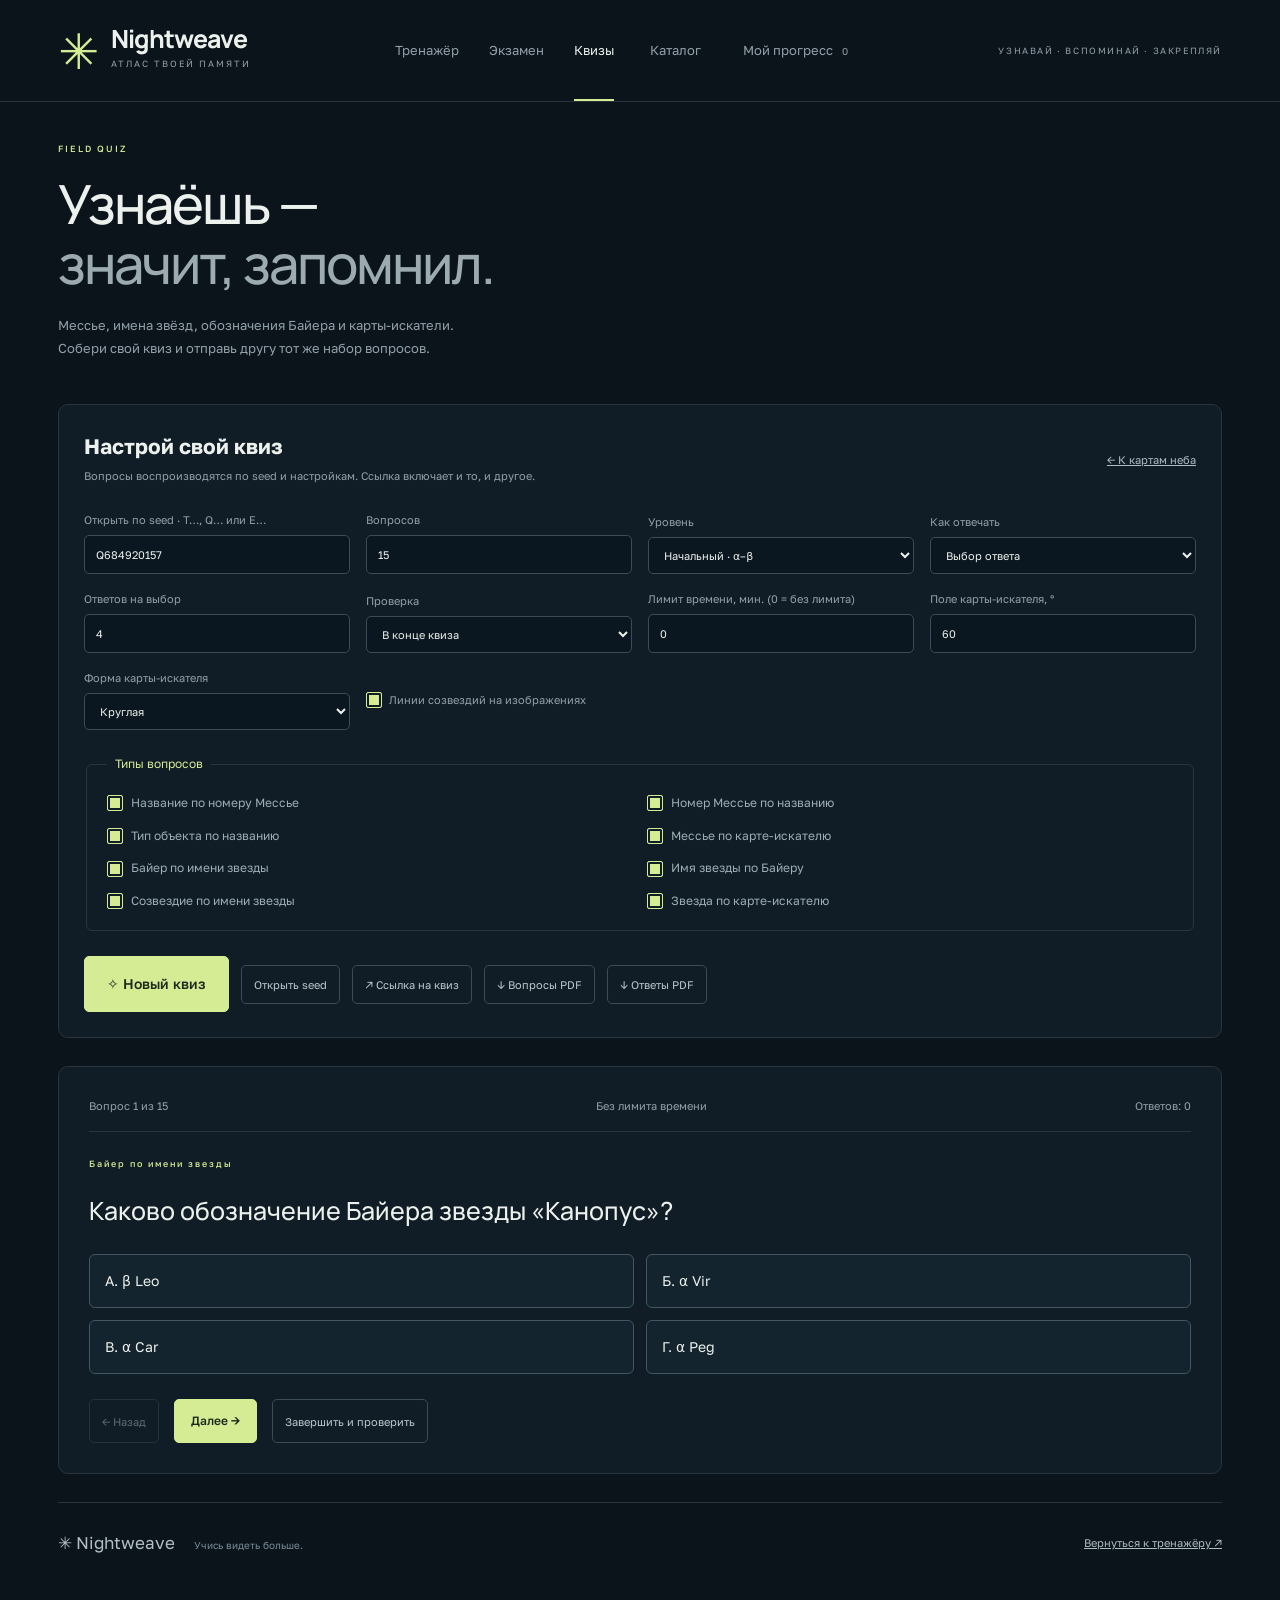
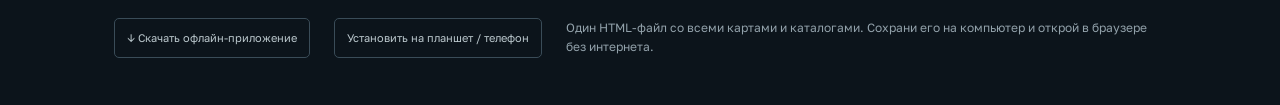
<file: quiz.html>
<!doctype html>
<html lang="ru">
  <head>
    <meta charset="utf-8" />
    <meta name="viewport" content="width=device-width,initial-scale=1" />
    <meta name="theme-color" content="#0c141b" />
    <title>Nightweave — квизы</title>
    <link rel="stylesheet" href="styles.css?v=14" />
    <script type="module" src="quiz.js?v=14"></script>
  </head>
  <body>
    <header class="header">
      <a href="./" class="brand"
        ><span class="brand-mark">✳</span
        ><span>Nightweave<small>АТЛАС ТВОЕЙ ПАМЯТИ</small></span></a
      >
      <nav aria-label="Навигация">
        <a class="nav" href="./">Тренажёр</a><a class="nav" href="exam.html">Экзамен</a
        ><a class="nav active" href="quiz.html">Квизы</a
        ><button class="nav" id="quiz-catalog">Каталог</button><button class="nav" id="history-nav">Мой прогресс <span id="history-count">0</span></button>
      </nav>
      <span class="header-note">УЗНАВАЙ · ВСПОМИНАЙ · ЗАКРЕПЛЯЙ</span>
    </header>
    <main class="quiz-main">
      <section class="intro">
        <div>
          <p class="eyebrow">FIELD QUIZ</p>
          <h1>Узнаёшь —<br /><em>значит, запомнил.</em></h1>
          <p class="intro-copy">
            Мессье, имена звёзд, обозначения Байера и карты-искатели.<br />Собери
            свой квиз и отправь другу тот же набор вопросов.
          </p>
        </div>
      </section>
      <section class="quiz-configuration settings" aria-label="Настройки квиза">
        <div class="setting-header">
          <div>
            <h2>Настрой свой квиз</h2>
            <p>
              Вопросы воспроизводятся по seed и настройкам. Ссылка включает и
              то, и другое.
            </p>
          </div>
          <a href="./" class="subtle">← К картам неба</a>
        </div>
        <div class="settings-grid">
          <label
            >Открыть по seed · T…, Q… или E…<input
              id="q-seed"
              inputmode="text"
              maxlength="14"
              value="Q684920157"
          /></label>
          <label
            >Вопросов<input
              id="q-count"
              type="number"
              min="1"
              max="40"
              value="15"
          /></label>
          <label
            >Уровень<select id="q-level">
              <option value="beginner">Начальный · α–β</option>
              <option value="standard">Базовый · α–δ</option>
              <option value="advanced">Продвинутый · α–θ</option>
              <option value="expert">Экспертный · все</option>
            </select></label
          >
          <label
            >Как отвечать<select id="q-answerMode">
              <option value="choice">Выбор ответа</option>
              <option value="text">Ввод вручную</option>
            </select></label
          >
          <label
            >Ответов на выбор<input
              id="q-options"
              type="number"
              min="2"
              max="6"
              value="4"
          /></label>
          <label
            >Проверка<select id="q-feedback">
              <option value="end">В конце квиза</option>
              <option value="each">После каждого ответа</option>
            </select></label
          >
          <label
            >Лимит времени, мин. (0 = без лимита)<input
              id="q-timeLimit"
              type="number"
              min="0"
              max="120"
              value="0"
          /></label>
          <label
            >Поле карты-искателя, °<input
              id="q-fov"
              type="number"
              min="20"
              max="100"
              value="60"
          /></label>
          <label
            >Форма карты-искателя<select id="q-shape">
              <option value="circle">Круглая</option>
              <option value="rectangle">Прямоугольная</option>
            </select></label
          >
          <label class="checkbox"
            ><input id="q-lines" type="checkbox" checked /> Линии созвездий на
            изображениях</label
          >
        </div>
        <fieldset class="quiz-types">
          <legend>Типы вопросов</legend>
          <div id="quiz-types"></div>
        </fieldset>
        <div class="quiz-actions">
          <button id="quiz-generate" class="primary generate-primary">
            ✧ Новый квиз</button
          ><button id="quiz-load" class="secondary">Открыть seed</button
          ><button id="quiz-copy" class="secondary">↗ Ссылка на квиз</button
          ><button id="quiz-print" class="secondary">↓ Вопросы PDF</button
          ><button id="quiz-print-answers" class="secondary">
            ↓ Ответы PDF
          </button>
        </div>
      </section>
      <section id="quiz-run" class="quiz-run" hidden aria-label="Вопросы квиза">
        <div class="quiz-progress">
          <span id="quiz-position"></span><span id="quiz-timer"></span
          ><span id="quiz-answered"></span>
        </div>
        <p id="quiz-topic" class="eyebrow"></p>
        <h2 id="quiz-question"></h2>
        <canvas
          id="quiz-image"
          width="800"
          height="800"
          hidden
          aria-label="Карта-искатель для вопроса"
        ></canvas>
        <button id="quiz-expand-map" class="secondary" data-map-expand hidden>⛶ Карта на весь экран</button>
        <div id="quiz-options"></div>
        <label id="quiz-text-label" class="tool-label" hidden
          >Твой ответ<input
            id="quiz-text"
            autocomplete="off"
            maxlength="100"
            placeholder="Введи ответ"
        /></label>
        <p id="quiz-feedback" aria-live="polite"></p>
        <div class="quiz-pagination">
          <button id="quiz-prev" class="secondary">← Назад</button
          ><button id="quiz-next" class="primary">Далее →</button
          ><button id="quiz-finish" class="secondary">
            Завершить и проверить
          </button>
        </div>
      </section>
      <section
        id="quiz-result"
        class="results"
        hidden
        aria-live="polite"
      ></section>
      <p id="quiz-loading">Загружаем звёздный каталог…</p>
      <footer class="page-footer">
        <span>✳ Nightweave <small>Учись видеть больше.</small></span
        ><a href="./" class="subtle">Вернуться к тренажёру ↗</a>
      </footer>
    </main>
    <aside class="offline-download">
      <a class="secondary" href="nightweave-offline.html" download="Nightweave.html">↓ Скачать офлайн-приложение</a>
      <a class="secondary" href="nightweave-offline.html">Установить на планшет / телефон</a>
  <p>Один HTML-файл со всеми картами и каталогами. Сохрани его на компьютер и открой в браузере без интернета.</p>
    </aside>
    <dialog id="dialog">
      <button class="dialog-close icon-button" aria-label="Закрыть">✕</button>
      <div id="dialog-content"></div>
    </dialog>
    <div id="toast" role="status" hidden></div>
  </body>
</html>
</file>
<file: styles.css>
@import url("https://fonts.googleapis.com/css2?family=Golos+Text:wght@400;450;500;550;600;650;700&family=Manrope:wght@400;500;600;650;700;750;800&display=swap");
:root {
  color-scheme: dark;
  --bg: #0c141b;
  --panel: #111d26;
  --line: #29353e;
  --text: #edf1ed;
  --muted: #92a1aa;
  --lime: #d5ec95;
  --cyan: #8cc6d3;
  --orange: #ffb480;
  --font: "Golos Text", system-ui, sans-serif;
}

@font-face {
  font-family: "Nightweave Symbols";
  src: url("assets/symbols.ttf") format("truetype");
  font-display: swap;
}

* {
  box-sizing: border-box;
}
body {
  margin: 0;
  background: var(--bg);
  color: var(--text);
  font: 14px/1.55 var(--font);
}
button,
input,
select {
  font: inherit;
}
button,
a,
input,
select {
  -webkit-tap-highlight-color: transparent;
}
button {
  cursor: pointer;
}
button {
  color: inherit;
  border: 0;
  background: none;
}
button:disabled {
  opacity: 0.45;
  cursor: wait;
}
a {
  color: inherit;
}
button:focus-visible,
a:focus-visible,
canvas:focus-visible {
  outline: 2px solid var(--lime);
  outline-offset: 4px;
}
button:hover {
  filter: brightness(1.15);
}
[hidden] {
  display: none !important;
}
.header {
  height: 102px;
  max-width: 1440px;
  margin: auto;
  padding: 0 58px;
  border-bottom: 1px solid var(--line);
  display: flex;
  align-items: center;
  justify-content: space-between;
  gap: 30px;
}
.brand {
  display: flex;
  text-decoration: none;
  gap: 13px;
  align-items: center;
  font:
    750 27px/1.1 Manrope,
    var(--font);
  letter-spacing: -1px;
}
.brand-mark {
  color: var(--lime);
  font-size: 49px;
}
.brand small {
  display: block;
  font: 9px/2.5 var(--font);
  letter-spacing: 2px;
  color: var(--muted);
}
nav {
  display: flex;
  gap: 30px;
  height: 100%;
}
.nav {
  position: relative;
  font-size: 13px;
  color: var(--muted);
}
.nav.active {
  color: var(--text);
}
.nav.active:after {
  content: "";
  height: 2px;
  background: var(--lime);
  bottom: 0;
  left: 0;
  right: 0;
  position: absolute;
}
.nav span {
  margin-left: 6px;
  font-size: 10px;
}
.header-note {
  font-size: 9px;
  letter-spacing: 1.6px;
  color: var(--muted);
  white-space: nowrap;
}
i.status-dot,
.header-note i {
  display: inline-block;
  width: 5px;
  height: 5px;
  border-radius: 50%;
  background: var(--lime);
  margin-right: 7px;
}
main {
  max-width: 1440px;
  margin: auto;
  padding: 0 58px;
}
.intro {
  display: flex;
  justify-content: space-between;
  align-items: center;
  padding: 51px 0 43px;
}
.eyebrow {
  font-size: 9px;
  letter-spacing: 2px;
  font-weight: 500;
  color: var(--lime);
  margin: 0 0 17px;
}
.eyebrow span {
  color: #667580;
  margin-left: 15px;
}
h1 {
  font:
    500 54px/1.12 Manrope,
    var(--font);
  letter-spacing: -2px;
  margin: 0 0 20px;
}
h1 em {
  font-style: normal;
  color: #9babaf;
}
.intro-copy {
  color: var(--muted);
  font-size: 13px;
  line-height: 1.8;
  margin: 0;
}
.intro-aside {
  width: 250px;
  border-left: 1px solid var(--line);
  padding-left: 35px;
  margin: 8px 26px 0 0;
}
.orbit-symbol {
  color: var(--lime);
  font-size: 66px;
  line-height: 1;
}
.intro-aside p {
  color: #bbc5c7;
  font-size: 14px;
  line-height: 1.7;
  margin: 14px 0 24px;
}
.mono {
  font:
    9px/1.5 ui-monospace,
    monospace;
  letter-spacing: 1px;
  color: #718591;
}
.workspace-heading {
  display: flex;
  justify-content: space-between;
  align-items: center;
  margin-bottom: 18px;
}
.workspace-heading > div {
  display: flex;
  align-items: center;
  gap: 14px;
}
.section-index {
  color: var(--lime);
  font-size: 11px;
}
.workspace-heading h2 {
  font-size: 16px;
  font-weight: 500;
  margin: 0;
}
.subtle {
  color: #aebcc4;
  font-size: 11px;
  padding: 8px 0;
}
.subtle span {
  margin-left: 12px;
}
.lab {
  border: 1px solid var(--line);
  border-radius: 12px;
  overflow: hidden;
  background: var(--panel);
}
.lab-top {
  display: flex;
  justify-content: space-between;
  align-items: center;
  gap: 14px;
  border-bottom: 1px solid var(--line);
  padding: 0 25px;
}
.tabs {
  display: flex;
  gap: 24px;
}
.tabs button {
  position: relative;
  font-size: 12px;
  padding: 21px 0;
  color: #9baab1;
  white-space: nowrap;
}
.tabs button[aria-selected="true"] {
  color: var(--lime);
}
.tabs button[aria-selected="true"]:after {
  position: absolute;
  content: "";
  bottom: 0;
  left: 0;
  right: 0;
  height: 2px;
  background: var(--lime);
}
.tabs button span {
  margin-left: 6px;
  border: 1px solid #344334;
  color: var(--lime);
  padding: 1px 5px;
  border-radius: 4px;
  font-size: 9px;
}
.difficulty {
  font-size: 8px;
  letter-spacing: 1px;
  color: #a1b57c;
  white-space: nowrap;
}
.lab-body {
  display: grid;
  grid-template-columns: minmax(0, 1fr) 330px;
}
.map-column {
  padding: 23px 30px 0;
  background: radial-gradient(ellipse at center, #152633 0%, #101c26 75%);
  min-width: 0;
}
.map-meta {
  display: flex;
  justify-content: space-between;
  gap: 10px;
  font:
    9px/1.5 ui-monospace,
    monospace;
  letter-spacing: 1px;
  color: #8ba0ac;
}
.map-stage {
  position: relative;
  width: min(100%, 670px);
  margin: 12px auto 6px;
  aspect-ratio: 1;
}
.map-stage canvas {
  position: absolute;
  inset: 4%;
  width: 92%;
  height: 92%;
  border-radius: 50%;
}
#sky {
  background: #050c13;
  border: 1px solid #3b4f5e;
  cursor: crosshair;
  touch-action: none;
}
#marks {
  pointer-events: none;
}
.compass {
  position: absolute;
  font:
    9px ui-monospace,
    monospace;
  color: #8297a4;
}
.north {
  top: 0;
  left: 50%;
}
.south {
  bottom: 0;
  left: 50%;
}
.east {
  left: 0;
  top: 50%;
}
.west {
  right: 0;
  top: 50%;
}
.map-loading {
  position: absolute;
  inset: 40% 15%;
  text-align: center;
  color: var(--lime);
  font-size: 14px;
  pointer-events: none;
}
.map-toolbar {
  display: flex;
  align-items: center;
  justify-content: center;
  gap: 24px;
  padding: 10px 0 19px;
}
.checkbox {
  display: flex;
  align-items: center;
  gap: 8px;
  font-size: 10px;
  color: #9caeb8;
  cursor: pointer;
}
.checkbox input {
  appearance: none;
  width: 12px;
  height: 12px;
  min-width: 12px;
  border: 1px solid #596a72;
  background: transparent;
  border-radius: 2px;
  margin: 0;
  cursor: pointer;
}
.checkbox input:checked {
  background: var(--lime);
  border-color: var(--lime);
  box-shadow: inset 0 0 0 2px var(--panel);
}
.map-caption {
  border-top: 1px solid var(--line);
  display: flex;
  align-items: center;
  gap: 10px;
  min-height: 56px;
}
.map-caption p {
  font-size: 10px;
  color: #8499a6;
  flex: 1;
  margin: 0;
}
.tiny-star {
  font-size: 22px;
  color: var(--lime);
}
.map-caption .mono {
  font-size: 8px;
  white-space: nowrap;
}
.assignment {
  border-left: 1px solid var(--line);
  padding: 27px 25px 19px;
  background: #14212b;
  display: flex;
  flex-direction: column;
}
.assignment-header {
  position: relative;
}
.assignment-icon {
  position: absolute;
  right: 0;
  top: 0;
  color: var(--lime);
  font-size: 23px;
}
.assignment-header h2 {
  font:
    500 23px/1.3 Manrope,
    var(--font);
  letter-spacing: -0.5px;
  margin: 8px 0 13px;
}
.assignment-header p {
  font-size: 11px;
  line-height: 1.75;
  color: #98abb5;
  margin: 0;
}
.completion {
  display: flex;
  flex-wrap: wrap;
  justify-content: space-between;
  gap: 9px;
  font-size: 10px;
  color: #a0b1b9;
  margin: 23px 0 13px;
}
.completion > div {
  height: 3px;
  background: #2a3a44;
  width: 100%;
  border-radius: 4px;
  overflow: hidden;
}
.completion i {
  display: block;
  background: var(--lime);
  height: 100%;
  width: 0;
  transition: width 0.2s;
}
.objects {
  max-height: 410px;
  overflow: auto;
  scrollbar-width: thin;
  scrollbar-color: #42515b transparent;
}
.object-row {
  border: 1px solid transparent;
  border-bottom-color: #2c3a44;
  border-radius: 4px;
  display: grid;
  grid-template-columns: 1fr auto;
  align-items: center;
  gap: 2px;
  padding: 2px 8px;
  margin: 2px 0;
}
.object-row.selected {
  border-color: #62734c;
  background: #202d2d;
}
.object-select {
  text-align: left;
  padding: 8px 0;
  display: flex;
  gap: 10px;
  align-items: center;
  font-size: 12px;
  min-width: 0;
}
.object-number {
  font: 9px ui-monospace;
  color: #7b929f;
}
.object-name {
  overflow-wrap: anywhere;
}
.object-state {
  font-size: 10px;
  color: var(--lime);
  margin-left: auto;
}
.absent {
  font-size: 9px;
  color: #7f95a1;
  padding: 7px 3px;
  white-space: nowrap;
}
.absent[aria-pressed="true"] {
  color: var(--lime);
}
.bayer-answer {
  grid-column: 1/-1;
  font-size: 11px;
  width: 100%;
  padding: 6px 8px !important;
  margin-bottom: 5px;
  background: #0d1922 !important;
}
.assignment-actions {
  margin-top: auto;
  padding-top: 18px;
}
.primary {
  background: var(--lime);
  color: #1c291b;
  border: 1px solid var(--lime);
  border-radius: 5px;
  padding: 12px 16px;
  font-size: 12px;
  font-weight: 550;
  display: flex;
  justify-content: space-between;
  align-items: center;
  gap: 12px;
}
.assignment-actions > .primary {
  width: 100%;
}
.assignment-actions > div {
  display: flex;
  gap: 8px;
  margin-top: 9px;
}
.secondary {
  border: 1px solid #3a4c58;
  border-radius: 5px;
  padding: 10px 12px;
  color: #bcc9ce;
  font-size: 11px;
}
.assignment-actions .secondary {
  flex: 1;
}
.icon-button {
  border: 1px solid #354854;
  border-radius: 5px;
  padding: 8px 13px;
  font-size: 12px;
  color: #b0c1c9;
}
.assignment-actions p {
  font-size: 9px;
  text-align: center;
  color: #7f949f;
  margin: 12px 0 0;
}
.lab-footer {
  border-top: 1px solid var(--line);
  display: flex;
  align-items: center;
  gap: 22px;
  padding: 11px 25px;
  font-size: 9px;
  color: #849aa6;
}
.lab-footer .footer-coords {
  margin-left: auto;
  font: 9px ui-monospace;
  letter-spacing: 0.5px;
}
.lab-footer .subtle {
  font-size: 10px;
}
.below {
  display: grid;
  grid-template-columns: repeat(3, 1fr);
  margin-top: 28px;
  margin-bottom: 46px;
  gap: 28px;
}
.note-card {
  display: flex;
  gap: 13px;
  padding-top: 15px;
  border-top: 1px solid var(--line);
}
.note-number {
  font: 10px ui-monospace;
  color: #6d8593;
  padding-top: 4px;
}
.note-card h3 {
  font-size: 12px;
  font-weight: 500;
  margin: 0 0 9px;
}
.note-card p {
  font-size: 11px;
  line-height: 1.75;
  color: #7f96a3;
  margin: 0;
}
.note-card > span:last-child {
  margin-left: auto;
  color: #b0c67e;
  font-size: 25px;
  align-self: flex-start;
  line-height: 1;
}
.page-footer {
  padding: 23px 0 28px;
  border-top: 1px solid var(--line);
  display: flex;
  justify-content: space-between;
  align-items: center;
  color: #b2c0c4;
  font-size: 17px;
}
.page-footer small {
  font-size: 10px;
  margin-left: 15px;
  color: #758d9a;
}
.settings {
  padding: 25px;
  background: var(--panel);
  border: 1px solid var(--line);
  border-radius: 10px;
  margin-bottom: 20px;
}
.setting-header {
  display: flex;
  align-items: center;
  justify-content: space-between;
  margin-bottom: 22px;
}
.setting-header h3 {
  margin: 0;
  font-size: 16px;
}
.setting-header p {
  color: var(--muted);
  font-size: 11px;
  margin: 5px 0;
}
.settings-grid {
  display: grid;
  grid-template-columns: repeat(4, minmax(0, 1fr));
  gap: 16px;
}
.settings-grid label {
  font-size: 11px;
  color: var(--muted);
  display: flex;
  flex-direction: column;
  gap: 7px;
}
input:not([type="checkbox"]),
select {
  border: 1px solid #3c4b55;
  background: #0b1720;
  border-radius: 5px;
  padding: 10px 11px;
  color: var(--text);
  width: 100%;
  min-width: 0;
  outline: none;
}
input:focus,
select:focus {
  border-color: var(--lime);
}
.settings-bottom {
  display: flex;
  gap: 24px;
  margin-top: 24px;
  align-items: center;
  flex-wrap: wrap;
}
.settings-bottom .primary {
  margin-left: auto;
}
.fine {
  font-size: 10px;
  color: #8196a1;
  margin-bottom: 0;
}
.results {
  border: 1px solid #526444;
  background: #182629;
  border-radius: 10px;
  padding: 26px;
  margin-top: 22px;
}
.results-top {
  display: flex;
  align-items: center;
  justify-content: space-between;
  gap: 20px;
}
.score {
  font:
    500 38px Manrope,
    var(--font);
  color: var(--lime);
}
.results h3 {
  margin: 0;
  font-size: 18px;
}
.results p {
  color: var(--muted);
  font-size: 12px;
}
.legend {
  display: flex;
  gap: 16px;
  font-size: 11px;
  color: #acbcc5;
}
.legend .correct {
  color: var(--lime);
}
.legend .user {
  color: var(--orange);
}
table {
  width: 100%;
  border-collapse: collapse;
  font-size: 12px;
  margin: 18px 0;
}
th,
td {
  text-align: left;
  padding: 9px 8px;
  border-bottom: 1px solid var(--line);
}
th {
  color: var(--muted);
  font-weight: 400;
}
dialog {
  background: #15232d;
  color: var(--text);
  border: 1px solid #475963;
  border-radius: 12px;
  padding: 35px;
  max-width: 760px;
  width: calc(100% - 30px);
  max-height: 85vh;
  overflow: auto;
}
dialog::backdrop {
  background: #020910c9;
  backdrop-filter: blur(5px);
}
.dialog-close {
  float: right;
  margin: -16px -16px 0 10px;
}
dialog h2 {
  font: 500 27px Manrope;
}
dialog p,
dialog li {
  color: #acbec8;
  line-height: 1.8;
  font-size: 13px;
}
dialog a {
  color: var(--lime);
}
dialog ol {
  padding-left: 20px;
}
#toast {
  position: fixed;
  bottom: 26px;
  left: 50%;
  transform: translateX(-50%);
  background: var(--lime);
  color: #1a281a;
  padding: 12px 22px;
  border-radius: 7px;
  z-index: 20;
  box-shadow: 0 4px 30px #0006;
  font-size: 12px;
}
#line-tools p {
  font-size: 12px;
  color: var(--muted);
}
.history-empty {
  padding: 25px;
  text-align: center;
}
@media (min-width: 1500px) {
  main,
  .header {
    max-width: 1500px;
  }
  .map-stage {
    max-width: 680px;
  }
  .assignment {
    padding: 32px;
  }
  .lab-body {
    grid-template-columns: minmax(0, 1fr) 365px;
  }
}
@media (max-width: 1100px) {
  main,
  .header {
    padding-left: 30px;
    padding-right: 30px;
  }
  .header-note {
    display: none;
  }
  .difficulty {
    display: none;
  }
  .tabs {
    gap: 21px;
  }
  .lab-body {
    grid-template-columns: minmax(0, 1fr) 300px;
  }
  .map-column {
    padding-left: 18px;
    padding-right: 18px;
  }
  .map-toolbar {
    gap: 12px;
  }
  .map-caption .mono {
    display: none;
  }
  .assignment {
    padding: 24px 20px;
  }
  .intro-aside {
    margin-right: 0;
  }
  .lab-footer {
    flex-wrap: wrap;
    gap: 8px 22px;
  }
  .settings-grid {
    grid-template-columns: repeat(3, minmax(0, 1fr));
  }
}
@media (max-width: 760px) {
  .header {
    height: 80px;
    padding: 0 20px;
    gap: 15px;
  }
  .brand {
    font-size: 23px;
  }
  .brand-mark {
    font-size: 37px;
  }
  .brand small {
    font-size: 7px;
    letter-spacing: 1.5px;
  }
  nav {
    gap: 18px;
  }
  .nav {
    font-size: 11px;
  }
  #help-nav {
    display: none;
  }
  main {
    padding: 0 18px;
  }
  .intro {
    padding: 35px 3px 30px;
  }
  h1 {
    font-size: 39px;
    letter-spacing: -1.5px;
  }
  .intro-aside {
    display: none;
  }
  .intro-copy {
    font-size: 12px;
  }
  .desktop {
    display: none;
  }
  .workspace-heading h2 {
    font-size: 13px;
  }
  .workspace-heading > div {
    gap: 8px;
  }
  .workspace-heading .subtle {
    font-size: 10px;
  }
  .lab-top {
    padding: 0 15px;
    overflow: auto;
  }
  .tabs {
    gap: 20px;
  }
  .tabs button {
    font-size: 11px;
    padding: 17px 0;
  }
  .lab-body {
    display: block;
  }
  .map-column {
    padding: 16px 13px 0;
  }
  .map-meta {
    font-size: 8px;
  }
  .map-stage {
    max-width: 540px;
    margin-top: 14px;
  }
  .map-toolbar {
    gap: 20px;
  }
  .map-caption {
    min-height: 50px;
  }
  .assignment {
    border-left: 0;
    border-top: 1px solid var(--line);
    padding: 22px;
  }
  .assignment-header h2 br {
    display: none;
  }
  .assignment-header h2 {
    font-size: 22px;
  }
  .objects {
    max-height: 360px;
  }
  .object-row {
    padding: 3px 10px;
  }
  .object-select {
    font-size: 13px;
  }
  .absent {
    font-size: 11px;
  }
  .assignment-actions {
    padding-top: 20px;
  }
  .assignment-actions .primary {
    font-size: 13px;
  }
  .lab-footer {
    padding: 12px 18px;
    gap: 7px 18px;
  }
  .footer-coords {
    display: none;
  }
  .below {
    grid-template-columns: 1fr;
    gap: 18px;
    margin-bottom: 25px;
  }
  .note-card {
    padding-top: 13px;
  }
  .note-card p {
    font-size: 12px;
  }
  .page-footer {
    flex-wrap: wrap;
    gap: 10px;
  }
  .page-footer > .mono {
    display: none;
  }
  .page-footer small {
    display: none;
  }
  .settings-grid {
    grid-template-columns: repeat(2, minmax(0, 1fr));
  }
  .settings {
    padding: 18px;
  }
  .setting-header {
    gap: 15px;
    align-items: start;
  }
  .settings-bottom {
    gap: 14px;
  }
  .settings-bottom .primary {
    margin: 5px 0 0;
    width: 100%;
  }
  .results {
    padding: 20px;
  }
  .results-top {
    align-items: start;
  }
  .score {
    font-size: 29px;
  }
  .legend {
    flex-wrap: wrap;
  }
  th,
  td {
    padding: 8px 4px;
    font-size: 10px;
  }
}
@media (prefers-reduced-motion: reduce) {
  * {
    transition: none !important;
    scroll-behavior: auto !important;
  }
}

.practice-controls {
  display: grid;
  grid-template-columns: minmax(190px, 1fr) minmax(220px, 1.3fr) 1.7fr;
  gap: 20px;
  align-items: center;
  margin: 0 0 22px;
  padding: 18px 22px;
  border: 1px solid var(--line);
  border-radius: 9px;
  background: var(--panel);
}
.practice-controls label,
.print-toolbar label,
.tool-label,
.atlas-search label,
.finder-toolbar > label:not(.checkbox) {
  display: flex;
  flex-direction: column;
  gap: 7px;
  font-size: 11px;
  color: var(--muted);
}
.practice-controls p {
  font-size: 11px;
  line-height: 1.8;
  color: var(--muted);
  margin: 0;
}
.extra-settings {
  margin-top: 17px;
}
.render-status {
  color: #8fa8b5;
  font:
    9px ui-monospace,
    monospace;
  text-align: center;
  margin: 4px 0 0;
  min-height: 14px;
}
.active-object {
  font-size: 11px;
  color: var(--lime);
  min-height: 18px;
  margin-top: 6px;
}
.tabs {
  overflow: auto;
  scrollbar-width: thin;
  gap: 20px;
}
.lab-top {
  min-width: 0;
}
.difficulty {
  margin-left: 10px;
}
.tabs button {
  font-size: 11px;
}
.object-row {
  grid-template-columns: minmax(0, 1fr) auto auto;
}
.object-info {
  font-size: 15px;
  color: #94b5c5;
  padding: 7px;
  min-width: 32px;
  min-height: 36px;
  border-radius: 4px;
}
.object-info:hover {
  background: #2b3a43;
  color: var(--lime);
}
.tool-label {
  margin-bottom: 12px;
}
.sandbox-buttons {
  display: flex;
  gap: 12px;
  align-items: center;
  margin: 12px 0 18px;
}
.sandbox-entries {
  max-height: 260px;
  overflow: auto;
}
.sandbox-entry {
  display: flex;
  gap: 8px;
  margin: 9px 0;
}
.sandbox-entry input {
  font-size: 12px;
}
.sandbox-entry button {
  min-width: 36px;
}
.print-toolbar {
  border-top: 1px solid var(--line);
  padding: 18px 24px;
  display: flex;
  align-items: end;
  flex-wrap: wrap;
  gap: 13px;
  background: #101c25;
}
.print-toolbar label {
  min-width: 260px;
}
.print-toolbar p {
  font-size: 10px;
  color: var(--muted);
  flex: 1;
  margin: 0 0 8px;
  min-width: 170px;
}
.table-scroll {
  overflow: auto;
}
.atlas-search {
  display: grid;
  grid-template-columns: 1fr 1.6fr;
  gap: 16px;
  margin-bottom: 20px;
}
.atlas-list {
  display: grid;
  grid-template-columns: repeat(2, minmax(0, 1fr));
  gap: 8px;
  max-height: 50vh;
  overflow: auto;
  padding: 2px;
}
.atlas-item {
  text-align: left;
  padding: 14px;
  border: 1px solid #334954;
  border-radius: 6px;
  background: #11202a;
  display: flex;
  flex-direction: column;
  gap: 5px;
}
.atlas-item strong {
  color: var(--lime);
  font-size: 15px;
}
.atlas-item span {
  font-size: 12px;
  color: #b7c8cf;
}
.atlas-item small {
  font-size: 10px;
  color: #8ca6b4;
}
.object-facts {
  display: grid;
  grid-template-columns: 1fr 1fr;
  gap: 14px;
}
.object-facts > div {
  padding: 12px;
  border: 1px solid var(--line);
  border-radius: 5px;
}
.object-facts dt {
  font-size: 10px;
  color: var(--muted);
  margin-bottom: 7px;
}
.object-facts dd {
  margin: 0;
  font-size: 13px;
}
.finder {
  display: block;
  width: min(100%, 600px);
  height: auto;
  aspect-ratio: 1;
  margin: 22px auto;
  border-radius: 50%;
  background: #050d15;
}
.finder-toolbar {
  display: flex;
  align-items: center;
  gap: 20px;
  flex-wrap: wrap;
}
.finder-toolbar select {
  padding: 6px 10px;
}
.finder-toolbar > label:not(.checkbox) {
  min-width: 95px;
}
#sky {
  touch-action: none;
  user-select: none;
  -webkit-user-select: none;
}
#line-tools .secondary {
  width: 100%;
}
.brand {
  white-space: nowrap;
  font-size: 25px;
}
@media (max-width: 1100px) {
  .header {
    gap: 20px;
  }
  nav {
    gap: 20px;
  }
  .practice-controls {
    grid-template-columns: 1fr 1.2fr;
  }
  .practice-controls p {
    grid-column: 1/-1;
  }
  .lab-top {
    padding: 0 16px;
  }
  .tabs {
    gap: 16px;
  }
  .tabs button {
    font-size: 10px;
  }
}
@media (max-width: 760px) {
  .header {
    height: auto;
    min-height: 84px;
    flex-wrap: wrap;
    padding-top: 12px;
    padding-bottom: 0;
    gap: 0 15px;
  }
  .brand {
    font-size: 23px;
  }
  .brand small {
    display: none;
  }
  nav {
    width: 100%;
    height: 40px;
    justify-content: space-between;
    gap: 12px;
  }
  .nav {
    font-size: 12px;
  }
  .header-note {
    display: none;
  }
  .intro {
    padding-top: 28px;
  }
  .practice-controls {
    grid-template-columns: 1fr;
    padding: 16px;
    gap: 13px;
  }
  .practice-controls p {
    font-size: 12px;
  }
  .practice-controls label,
  .tool-label,
  .print-toolbar label {
    font-size: 12px;
  }
  .practice-controls select {
    font-size: 14px;
    min-height: 44px;
  }
  .settings-grid label {
    font-size: 12px;
  }
  .settings-grid input,
  .settings-grid select {
    min-height: 44px;
    font-size: 14px;
  }
  .lab-top {
    padding: 0 12px;
  }
  .tabs {
    gap: 19px;
  }
  .tabs button {
    min-height: 48px;
    font-size: 12px;
  }
  .difficulty {
    display: none;
  }
  .map-meta {
    font-size: 9px;
  }
  .map-toolbar {
    flex-wrap: wrap;
    gap: 8px 16px;
  }
  .map-toolbar .checkbox {
    min-height: 38px;
    font-size: 11px;
  }
  .map-toolbar input[type="checkbox"] {
    width: 16px;
    height: 16px;
  }
  .render-status {
    font-size: 9px;
  }
  .object-row {
    padding: 3px 7px;
  }
  .object-select {
    min-height: 44px;
  }
  .absent {
    min-height: 44px;
    font-size: 11px;
  }
  .object-info {
    min-height: 44px;
    min-width: 38px;
  }
  .assignment {
    padding: 20px;
  }
  .assignment-header p {
    font-size: 13px;
  }
  .assignment-actions .primary,
  .assignment-actions .secondary {
    min-height: 46px;
    font-size: 13px;
  }
  .assignment-actions p {
    font-size: 11px;
  }
  .tool-label input,
  .tool-label select,
  .sandbox-entry input {
    font-size: 16px;
    min-height: 44px;
  }
  .sandbox-buttons button {
    min-height: 44px;
  }
  .print-toolbar {
    padding: 17px;
    align-items: stretch;
  }
  .print-toolbar label {
    min-width: 0;
    width: 100%;
  }
  .print-toolbar select {
    font-size: 13px;
  }
  .print-toolbar button {
    min-height: 44px;
    flex: 1;
    font-size: 12px;
  }
  .print-toolbar p {
    flex-basis: 100%;
    font-size: 11px;
    margin: 0;
  }
  .atlas-search {
    grid-template-columns: 1fr;
  }
  .atlas-search input,
  .atlas-search select {
    font-size: 16px;
    min-height: 44px;
  }
  .atlas-list {
    grid-template-columns: 1fr;
    max-height: 45vh;
  }
  .object-facts {
    grid-template-columns: 1fr;
  }
  .finder-toolbar {
    gap: 15px;
  }
  .finder-toolbar .checkbox {
    font-size: 12px;
    min-height: 44px;
  }
  .finder-toolbar select {
    font-size: 16px;
  }
  dialog {
    padding: 24px;
  }
  .dialog-close {
    min-width: 40px;
    min-height: 40px;
    margin: -10px -10px 0 0;
  }
  .table-scroll th,
  .table-scroll td {
    font-size: 12px;
  }
  #toast {
    width: calc(100% - 32px);
    text-align: center;
    bottom: 15px;
  }
}
@media (min-width: 761px) and (max-width: 1024px) {
  .lab-body {
    display: block;
  }
  .assignment {
    border-left: 0;
    border-top: 1px solid var(--line);
  }
  #objects {
    display: grid;
    grid-template-columns: repeat(2, minmax(0, 1fr));
    gap: 8px 20px;
    max-height: 320px;
  }
  .map-stage {
    max-width: 670px;
  }
}
.nav[href] {
  text-decoration: none;
  display: flex;
  align-items: center;
}
.variant-bar {
  padding: 24px;
  margin: 0 0 20px;
  border: 1px solid #5d7049;
  border-radius: 10px;
  background: linear-gradient(110deg, #1b2b2b, #111e28);
  display: grid;
  grid-template-columns: 1fr auto;
  gap: 20px;
  align-items: center;
}
.variant-bar h2,
.variant-summary h2 {
  margin: 0 0 10px;
  font:
    500 23px Manrope,
    system-ui,
    sans-serif;
}
.variant-bar p {
  margin: 0;
  color: var(--muted);
  font-size: 12px;
}
.variant-bar .eyebrow {
  color: var(--lime);
  margin-bottom: 10px;
}
.generate-primary {
  min-height: 55px;
  padding: 16px 22px;
  font-size: 14px;
  justify-content: center;
}
.seed-controls {
  grid-column: 1/-1;
  display: flex;
  align-items: end;
  gap: 12px;
  flex-wrap: wrap;
  padding-top: 18px;
  border-top: 1px solid var(--line);
}
.seed-controls label {
  font-size: 11px;
  color: var(--muted);
  display: flex;
  flex-direction: column;
  gap: 7px;
}
.seed-controls input {
  width: 200px;
}
.seed-controls .subtle {
  margin-bottom: 7px;
}
.variant-summary {
  padding: 23px;
  border: 1px solid var(--line);
  border-radius: 10px;
  margin-bottom: 28px;
  display: grid;
  grid-template-columns: 1fr 1.3fr;
  gap: 15px 30px;
  align-items: center;
  background: var(--panel);
}
.variant-summary h2 strong {
  color: var(--lime);
  white-space: nowrap;
}
.variant-summary p {
  font-size: 11px;
  color: var(--muted);
  margin: 0;
}
.variant-summary .eyebrow {
  color: var(--lime);
  margin-bottom: 10px;
}
#variant-scores > div {
  display: flex;
  justify-content: space-between;
  gap: 15px;
  font-size: 11px;
  border-bottom: 1px solid var(--line);
  padding: 5px 0;
}
#variant-scores strong {
  white-space: nowrap;
  font-weight: 500;
  color: #c0d2ba;
}
.variant-summary > button {
  justify-self: start;
}
.maps-settings {
  display: grid;
  grid-template-columns: repeat(3, minmax(0, 1fr));
  gap: 15px;
  margin-top: 22px;
}
.map-settings {
  border: 1px solid #3c4c56;
  border-radius: 6px;
  padding: 14px;
  display: grid;
  grid-template-columns: repeat(2, minmax(0, 1fr));
  gap: 12px;
  min-width: 0;
}
.map-settings legend {
  font-size: 11px;
  color: var(--lime);
  padding: 0 7px;
}
.map-settings label {
  font-size: 10px;
  color: var(--muted);
  display: flex;
  flex-direction: column;
  gap: 6px;
}
.map-settings select,
.map-settings input {
  padding: 8px;
  font-size: 11px;
}
.map-stage.rectangular canvas,
#sky.rectangular {
  border-radius: 0;
}
.map-stage.rectangular {
  margin-top: 25px;
  margin-bottom: 18px;
}
.map-stage.rectangular #sky {
  border-radius: 0;
}
.quiz-main {
  max-width: 1280px;
}
.quiz-main .intro {
  padding-top: 40px;
}
.quiz-configuration h2 {
  margin: 0;
  font-size: 21px;
}
.quiz-types {
  border: 1px solid var(--line);
  padding: 20px;
  margin-top: 25px;
  border-radius: 6px;
}
.quiz-types legend {
  font-size: 12px;
  color: var(--lime);
  padding: 0 8px;
}
#quiz-types {
  display: grid;
  grid-template-columns: repeat(2, minmax(0, 1fr));
  gap: 14px;
}
#quiz-types label {
  font-size: 12px;
}
.quiz-actions {
  display: flex;
  gap: 12px;
  flex-wrap: wrap;
  align-items: center;
  margin-top: 25px;
}
.quiz-actions .primary {
  min-height: 44px;
}
.quiz-run {
  margin: 28px 0;
  padding: 30px;
  background: var(--panel);
  border: 1px solid var(--line);
  border-radius: 10px;
}
.quiz-progress {
  display: flex;
  justify-content: space-between;
  gap: 15px;
  flex-wrap: wrap;
  font-size: 11px;
  color: var(--muted);
  border-bottom: 1px solid var(--line);
  padding-bottom: 17px;
  margin-bottom: 25px;
}
.quiz-run h2 {
  font:
    500 25px/1.5 Manrope,
    system-ui,
    sans-serif;
  max-width: 850px;
}
#quiz-image {
  width: min(100%, 600px);
  height: auto;
  display: block;
  margin: 25px auto;
}
#quiz-options {
  display: grid;
  grid-template-columns: repeat(2, minmax(0, 1fr));
  gap: 12px;
  margin: 25px 0;
}
.quiz-choice {
  padding: 15px;
  text-align: left;
  border: 1px solid #425663;
  background: #14242f;
  border-radius: 6px;
  min-height: 50px;
  font-size: 14px;
}
.quiz-choice.selected {
  border-color: var(--lime);
  background: #2b3a31;
  color: var(--lime);
}
.quiz-choice:disabled {
  opacity: 1;
  cursor: default;
}
.quiz-pagination {
  display: flex;
  gap: 15px;
  flex-wrap: wrap;
  margin-top: 25px;
}
#quiz-feedback {
  color: var(--lime);
  font-size: 13px;
}
#quiz-text-label {
  max-width: 600px;
}
#quiz-text {
  font-size: 16px;
}
@media (max-width: 1000px) {
  .maps-settings {
    grid-template-columns: 1fr;
  }
  .map-settings {
    grid-template-columns: repeat(3, minmax(0, 1fr));
  }
  .variant-bar {
    grid-template-columns: 1fr;
  }
  .variant-bar > .primary {
    justify-self: start;
  }
  .variant-summary {
    grid-template-columns: 1fr;
  }
}
@media (max-width: 760px) {
  .variant-bar {
    padding: 18px;
    gap: 17px;
  }
  .variant-bar h2,
  .variant-summary h2 {
    font-size: 20px;
  }
  .variant-bar > .primary {
    width: 100%;
  }
  .seed-controls {
    gap: 10px;
  }
  .seed-controls label {
    width: 100%;
  }
  .seed-controls input {
    width: 100%;
    font-size: 16px;
  }
  .seed-controls button {
    min-height: 44px;
  }
  .variant-summary {
    padding: 18px;
  }
  #variant-scores > div {
    font-size: 12px;
    padding: 7px 0;
  }
  .map-settings {
    grid-template-columns: repeat(2, minmax(0, 1fr));
  }
  .map-settings input,
  .map-settings select {
    font-size: 14px;
    min-height: 44px;
  }
  .header nav {
    overflow: auto;
    white-space: nowrap;
    gap: 18px;
  }
  .header nav .nav {
    flex-shrink: 0;
  }
  .quiz-run {
    padding: 20px;
  }
  .quiz-run h2 {
    font-size: 21px;
  }
  #quiz-types,
  #quiz-options {
    grid-template-columns: 1fr;
  }
  #quiz-types .checkbox {
    min-height: 32px;
  }
  .quiz-pagination button {
    min-height: 44px;
    flex: 1;
  }
  .quiz-pagination button:last-child {
    flex-basis: 100%;
  }
  .quiz-actions button {
    min-height: 44px;
  }
  .quiz-actions .primary {
    width: 100%;
  }
  .quiz-configuration .settings-grid {
    grid-template-columns: 1fr;
  }
  .quiz-configuration input,
  .quiz-configuration select {
    font-size: 16px;
  }
  #quiz-types input[type="checkbox"] {
    width: 16px;
    height: 16px;
  }
}
.quiz-configuration .settings-grid > .checkbox {
  flex-direction: row;
  align-items: center;
  align-self: center;
}
.quiz-configuration input[type="checkbox"] {
  width: 16px;
  height: 16px;
  min-width: 16px;
  min-height: 16px;
  flex: none;
}
.bayer-fields {
  display: grid;
  grid-template-columns: minmax(0, 1fr) minmax(0, 1fr);
  gap: 10px;
}
.bayer-fields .bayer-constellation { grid-column: 1 / -1; }
.bayer-fields input, .bayer-fields select, #sandbox-point, .sandbox-entry select {
  width: 100%;
  min-width: 0;
  font: inherit;
  font-size: 16px;
}
.sandbox-entry select { flex: 1; padding: 10px; background: #0c181f; color: var(--text); border: 1px solid #33444e; border-radius: 5px; }

.map-toolbar { flex-wrap: wrap; gap: 12px 20px; }
.map-toolbar > button, .finder-toolbar > button { min-height: 40px; }
.object-select { min-height: 40px; }
.object-info, .absent { align-self: center; }
.object-number { min-width: 20px; text-align: right; font-variant-numeric: tabular-nums; }
.settings-grid { align-items: end; }
.seed-controls > button { min-height: 42px; }
.finder-view { min-width: 0; }
.fullscreen-shell {
  position: fixed;
  inset: 0;
  z-index: 10000;
  width: 100%;
  height: 100dvh;
  box-sizing: border-box;
  display: flex;
  flex-direction: column;
  overflow: hidden;
  background: #0c171f;
  color: var(--text);
  padding: env(safe-area-inset-top) env(safe-area-inset-right) env(safe-area-inset-bottom) env(safe-area-inset-left);
}
.fullscreen-toolbar { display: flex; align-items: center; flex-wrap: wrap; gap: 8px 14px; padding: 10px 16px; border-bottom: 1px solid var(--line); flex: none; }
.fullscreen-title { margin-right: auto; font-size: 14px; }
.fullscreen-toolbar button { min-height: 40px; padding: 8px 12px; border: 1px solid #435560; border-radius: 5px; font-size: 12px; white-space: nowrap; }
.fullscreen-zoom { display: flex; align-items: center; gap: 6px; }
.fullscreen-zoom output { width: 46px; text-align: center; font-size: 12px; font-variant-numeric: tabular-nums; }
.fullscreen-navigation { flex: none; padding: 8px 16px; border-bottom: 1px solid var(--line); }
.fullscreen-navigation .tabs { display: flex; flex-wrap: wrap; gap: 6px; }
.fullscreen-navigation .tabs button { min-height: 38px; padding: 8px 12px; }
.fullscreen-content { position: relative; flex: 1; min-height: 0; overflow: hidden; }
.fullscreen-content > .lab-body { height: 100%; display: grid; grid-template-columns: minmax(0, 1fr) 340px; overflow: hidden; }
.fullscreen-shell .map-column { padding: 12px 16px 0; display: flex; flex-direction: column; min-height: 0; }
.fullscreen-map-viewport { flex: 1; min-width: 0; min-height: 0; overflow: auto; overscroll-behavior: contain; touch-action: none; padding: 10px; display: grid; align-items: start; justify-items: start; scrollbar-width: thin; }
.fullscreen-map-viewport > .map-stage { max-width: none; margin: 0 auto; flex: none; }
.fullscreen-map-viewport > canvas { display: block; max-width: none !important; height: auto !important; margin: 0 auto !important; flex: none; }
.fullscreen-transform-frame { position: relative; margin: 0 auto; flex: none; }
.fullscreen-transform-frame > .map-stage, .fullscreen-transform-frame > canvas { margin: 0 !important; }
.fullscreen-transform-frame > canvas { display: block; max-width: none !important; height: auto !important; }
.map-settings .map-center-mode { grid-column: 1 / -1; flex-direction: row; align-items: center; }
.map-center-mode input[type="checkbox"] { width: 16px; height: 16px; min-width: 16px; flex: none; }
.fullscreen-shell .map-caption { min-height: 38px; }
.fullscreen-shell .render-status { margin: 2px 0; }
.fullscreen-shell .map-toolbar { padding: 6px 0; }
.fullscreen-shell .assignment { min-height: 0; padding: 16px; overflow: auto; border-left: 1px solid var(--line); }
.fullscreen-shell .assignment-header h2 { font-size: 22px; margin: 10px 0; }
.fullscreen-shell .assignment-header p { font-size: 11px; }
.fullscreen-shell .objects { min-height: 100px; max-height: none; flex: 1; }
.fullscreen-shell #objects { display: block; }
.fullscreen-zoom button[aria-pressed="true"] { color: var(--lime); border-color: var(--lime); }
.fullscreen-map-viewport.is-panning canvas { cursor: grab !important; }
.fullscreen-map-viewport.is-gesturing canvas { cursor: grabbing !important; }
.fullscreen-shell .assignment-actions { background: #13212b; padding: 12px 0 0; }
.fullscreen-settings { position: absolute; inset: 0 0 0 auto; z-index: 4; width: min(540px, 100%); overflow: auto; background: #12222d; border-left: 1px solid #546351; box-shadow: -12px 0 40px #0008; }
.fullscreen-settings .settings { padding: 20px; margin: 0; border: none; }
.fullscreen-shell [data-map-expand] { display: none !important; }
.fullscreen-content > .finder-view { height: 100%; display: flex; flex-direction: column; padding: 16px; }
.fullscreen-content > #quiz-run { display: flex; flex-direction: column; gap: 8px; height: 100%; margin: 0; padding: 16px; overflow: auto; border: none; }
.fullscreen-shell #quiz-question { font-size: 19px; margin: 0; }
.fullscreen-shell #quiz-topic, .fullscreen-shell #quiz-feedback { margin: 0; }
.fullscreen-shell #quiz-options { margin: 0; gap: 8px; }
.fullscreen-shell .quiz-choice { padding: 10px 12px; }
.fullscreen-shell .quiz-pagination { margin-top: 0; flex: none; }
.fullscreen-shell #quiz-run > .fullscreen-map-viewport { min-height: 160px; }
@media (max-width: 760px) {
  .fullscreen-title { flex: 1; }
  .fullscreen-toolbar { gap: 6px; padding: 6px 10px; }
  .fullscreen-toolbar [data-close] { margin-left: auto; }
  .fullscreen-zoom { order: 2; flex: 1 0 100%; justify-content: center; }
  .fullscreen-navigation { padding: 4px 8px; }
  .fullscreen-navigation .tabs { flex-wrap: nowrap; overflow-x: auto; }
  .fullscreen-navigation .tabs button { flex: none; padding: 7px 10px; }
  .fullscreen-content > .lab-body { grid-template-columns: minmax(0, 1fr); grid-template-rows: minmax(0, 1fr) minmax(0, 40%); }
  .fullscreen-shell .map-column { padding: 6px 8px 0; }
  .fullscreen-shell .map-caption, .fullscreen-shell .assignment-header p, .fullscreen-shell .assignment-icon, .fullscreen-shell .assignment-header .eyebrow { display: none; }
  .fullscreen-shell .assignment { padding: 10px 14px; border-top: 1px solid var(--line); border-left: none; }
  .fullscreen-shell .assignment-header h2 { font-size: 18px; margin: 0 0 8px; }
  .fullscreen-shell .objects { min-height: 60px; max-height: 180px; }
  .fullscreen-shell .assignment-actions { margin-top: 6px; padding-top: 6px; display: grid; grid-template-columns: minmax(0, 1fr) auto; gap: 8px; flex-shrink: 0; }
  .fullscreen-shell .assignment-actions > div { margin-top: 0; }
  .fullscreen-shell .assignment-actions #new-task, .fullscreen-shell .assignment-actions > p { display: none; }
  .fullscreen-shell .map-toolbar { gap: 8px 12px; }
  .fullscreen-shell .checkbox { font-size: 10px; }
  .fullscreen-shell #quiz-options { grid-template-columns: repeat(2, minmax(0, 1fr)); }
  .fullscreen-shell #quiz-run { padding: 10px; }
  .fullscreen-shell .quiz-choice { font-size: 12px; padding: 8px; }
}

.constellation-stars { list-style: none; padding: 0; display: grid; gap: 10px; }
.constellation-stars li { display: flex; flex-wrap: wrap; align-items: baseline; justify-content: space-between; gap: 8px 16px; border-bottom: 1px solid var(--line); padding: 8px 0; }
.constellation-stars a { color: var(--lime); text-underline-offset: 3px; }
.constellation-stars span { font-size: 12px; color: var(--muted); }
.bayer-editor { grid-column: 1 / -1; display: grid; grid-template-columns: minmax(100px, .7fr) minmax(0, 1fr); gap: 8px; }
.bayer-editor select, .bayer-editor input { width: 100%; min-width: 0; }
.bayer-editor .bayer-answer { grid-column: auto; }
.exam-instructions { margin: 24px 0; padding: 24px; border: 1px solid var(--line); border-radius: 12px; background: #101d27; }
.exam-instructions h2 { margin-top: 0; }
.exam-instructions p { color: #b4c1c9; line-height: 1.65; }
.exam-instructions input { max-width: 360px; }
[data-session-kind="E"] #level, [data-session-kind="E"] .practice-options label:has(#level) { display: none; }
.dragging-point { cursor: grabbing; }
.eraser-active { cursor: none !important; }
#eraser-size-label { font-size: 12px; margin: 14px 0; }
#eraser-size { width: 100%; padding: 0; min-height: 30px; accent-color: var(--lime); }
.offline-download { max-width: 1100px; margin: 20px auto 36px; padding: 0 24px; display: flex; flex-wrap: wrap; gap: 12px 24px; align-items: center; }
.offline-download a { text-decoration: none; display: inline-block; }
.offline-download p { flex: 1; min-width: 220px; color: var(--muted); font-size: 12px; }
.inline-map-viewport { width: 100%; max-width: 100%; position: relative; display: grid; align-items: start; justify-items: start; overflow: auto; overscroll-behavior: contain; touch-action: none; margin: 12px auto 6px; scrollbar-width: thin; }
.inline-transform-frame { position: relative; margin: 0 auto; flex: none; }
.inline-transform-frame > .map-stage, .fullscreen-transform-frame > .map-stage { max-width: none !important; margin: 0 !important; }
.inline-transform-frame > canvas { display: block; max-width: none !important; height: auto !important; margin: 0 !important; }
.inline-map-controls { display: flex; justify-content: center; align-items: center; flex-wrap: wrap; gap: 6px; margin: 8px 0 12px; }
.inline-map-controls button { min-height: 38px; padding: 7px 10px; border: 1px solid #435560; border-radius: 5px; font-size: 12px; }
.inline-map-controls output { width: 44px; text-align: center; font-size: 12px; font-variant-numeric: tabular-nums; }
.inline-map-controls span { flex: 1 0 100%; text-align: center; font-size: 10px; color: var(--muted); }
.inline-map-controls button[aria-pressed="true"] { color: var(--lime); border-color: var(--lime); }
.inline-map-viewport.is-panning canvas { cursor: grab !important; }
.inline-map-viewport.is-gesturing canvas { cursor: grabbing !important; }
.drawing-review { display: flex; flex-wrap: wrap; gap: 12px 24px; align-items: center; justify-content: space-between; padding: 18px 24px; border-bottom: 1px solid var(--line); background: #17272b; }
.drawing-review strong, .drawing-review span { display: block; }
.drawing-review span { color: var(--muted); font-size: 11px; margin-top: 4px; }
.drawing-review button { flex: none; min-height: 46px; border-color: #71864d; }
.fullscreen-toolbar .drawing-review { padding: 0; border: none; background: transparent; }
.fullscreen-toolbar .drawing-review > div { display: none; }
.check-confirmation { width: min(480px, calc(100vw - 32px)); padding: 24px; border: 1px solid #63734e; border-radius: 12px; color: var(--text); background: #13212b; box-shadow: 0 20px 80px #0009; }
.check-confirmation::backdrop { background: #0009; }
.check-confirmation h2 { margin-top: 0; font-size: 24px; }
.check-confirmation p { color: #b6c3cb; line-height: 1.65; }
.check-confirmation > div { display: flex; flex-wrap: wrap; justify-content: flex-end; gap: 12px; margin-top: 24px; }
.check-confirmation button { min-height: 48px; padding: 10px 16px; }
.object-number { font-family: "Nightweave Symbols", system-ui, sans-serif; }
.reference-row .object-number { font-size: 15px; }
@media (max-width: 760px) { .exam-instructions { padding: 16px; } }


.app-install { display: flex; flex-wrap: wrap; align-items: center; gap: 12px 24px; margin: 22px 0; padding: 18px 22px; border: 1px solid var(--line); border-radius: 12px; background: var(--panel); }
.app-install > div { flex: 1 1 280px; min-width: 0; }
.app-install strong { font-size: 14px; }
.app-install p { color: var(--muted); font-size: 13px; line-height: 1.6; margin: 6px 0 0; overflow-wrap: anywhere; }
.app-install > details { flex: 1 0 100%; }
.app-install summary { cursor: pointer; font-size: 13px; color: var(--cyan); min-height: 32px; display: list-item; }
.app-install button { min-height: 44px; white-space: normal; }
body { padding: env(safe-area-inset-top) env(safe-area-inset-right) env(safe-area-inset-bottom) env(safe-area-inset-left); }
@media (max-width: 760px) {
  .app-install { padding: 16px; margin-top: 16px; }
  .app-install button { width: 100%; }
  .offline-download { padding-inline: 18px; }
  .offline-download a { min-height: 44px; display: inline-flex; align-items: center; }
}
@media (pointer: coarse) {
  input:not([type="checkbox"]):not([type="range"]), select, textarea { font-size: 16px; }
  input:not([type="checkbox"]):not([type="range"]), select { min-height: 44px; }
}

.drawing-timing { display: flex; flex-wrap: wrap; align-items: center; gap: 12px 18px; flex: 1 1 100%; min-width: 0; }
.drawing-timing label { display: flex; align-items: center; flex-wrap: wrap; gap: 8px; font-size: 14px; }
.drawing-timing select { width: auto; max-width: 100%; }
#drawing-timed-controls { display: flex; flex: 1 1 320px; align-items: center; flex-wrap: wrap; gap: 12px; min-width: 0; }
#drawing-seconds { width: 100px; }
#drawing-countdown { font-size: 24px; font-weight: 700; font-variant-numeric: tabular-nums; min-width: 80px; }
#drawing-countdown.urgent { color: var(--orange); }
#drawing-time-status { flex: 1 1 100%; font-size: 14px; line-height: 1.5; margin: 0; color: var(--muted); }
.drawing-time-result { padding: 16px; border: 1px solid var(--cyan); border-radius: 8px; font-size: 16px; line-height: 1.6; }
.fullscreen-toolbar .drawing-timing { flex: 1 1 auto; }
.fullscreen-toolbar .timed-running #line-session-label, .fullscreen-toolbar .timed-running #drawing-seconds-label { display: none; }
.fullscreen-toolbar .drawing-review { flex: 1 1 100%; }
.fullscreen-toolbar #drawing-time-status { flex: 1 1 180px; }
@media (max-width: 760px) {
  .drawing-timing, #drawing-timed-controls { gap: 10px; }
  .drawing-timing select { max-width: 220px; min-height: 44px; }
  .drawing-review { padding: 16px; }
}
</file>
